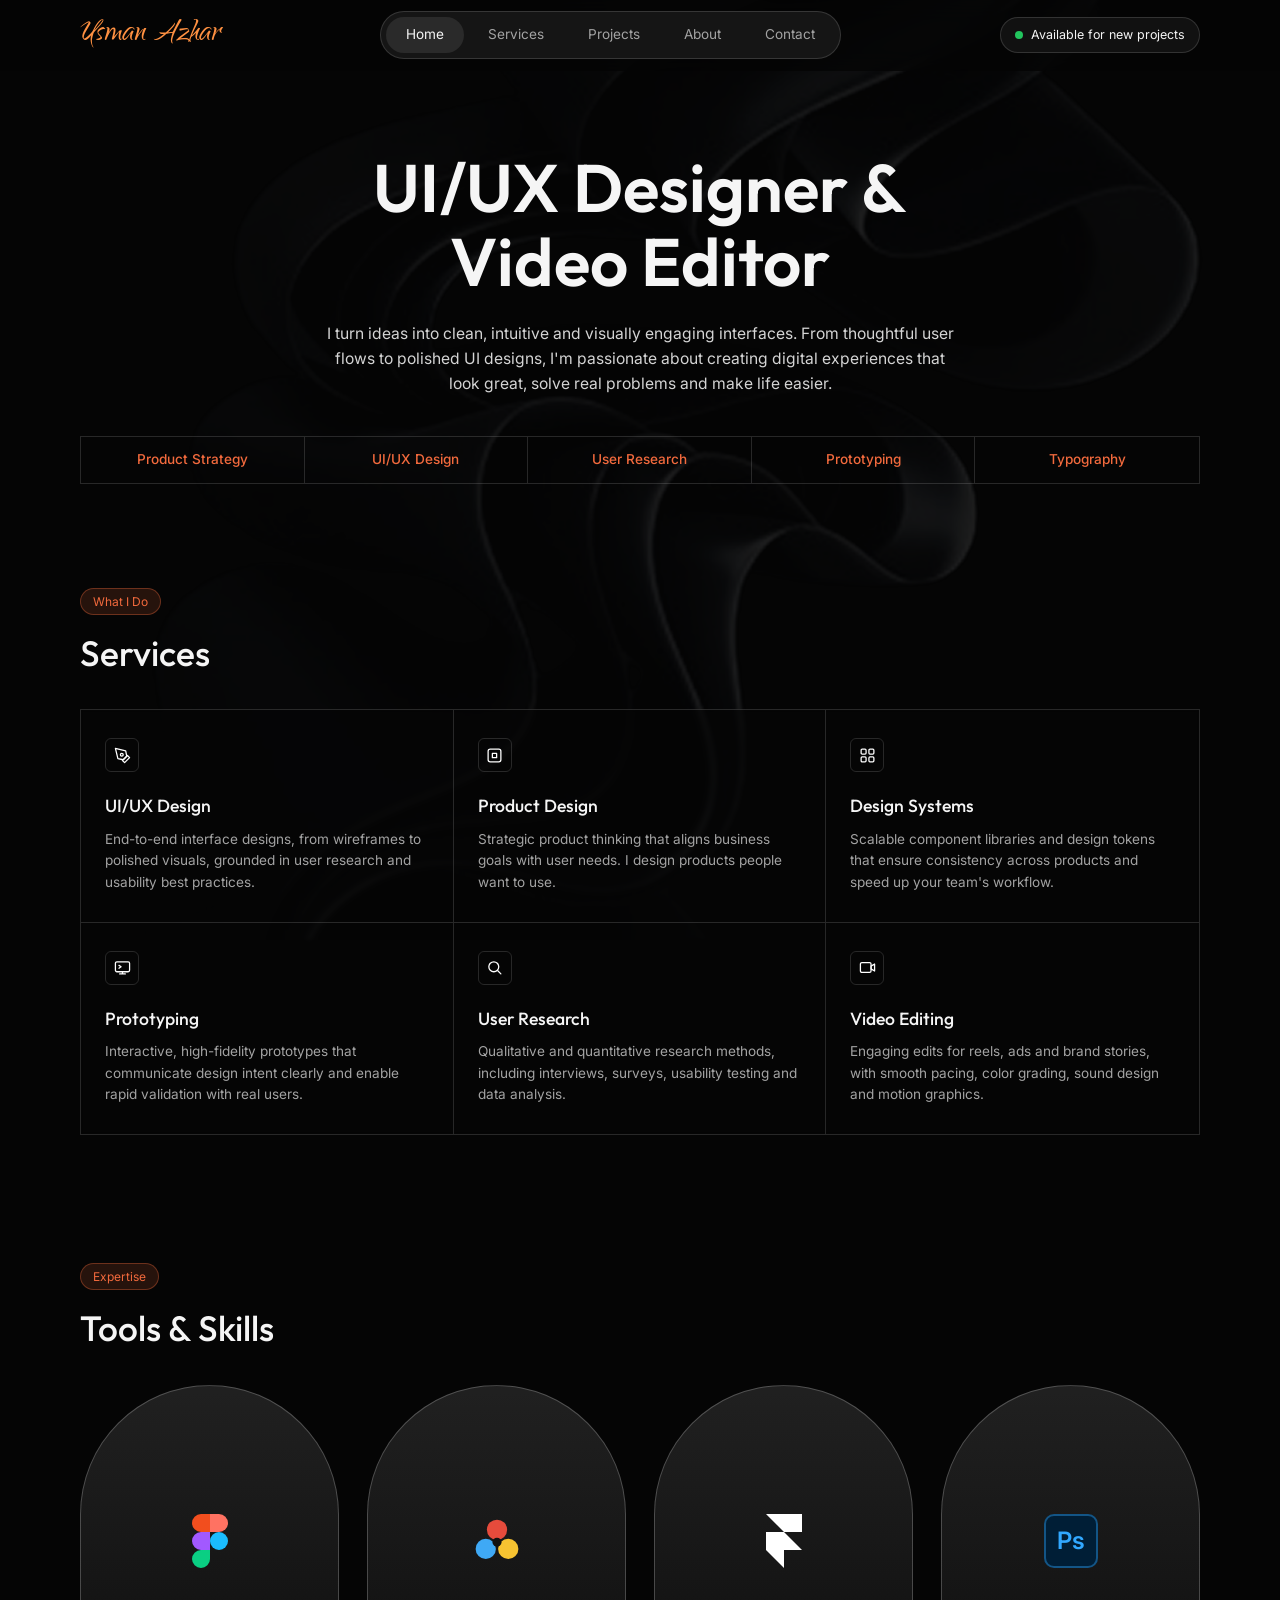
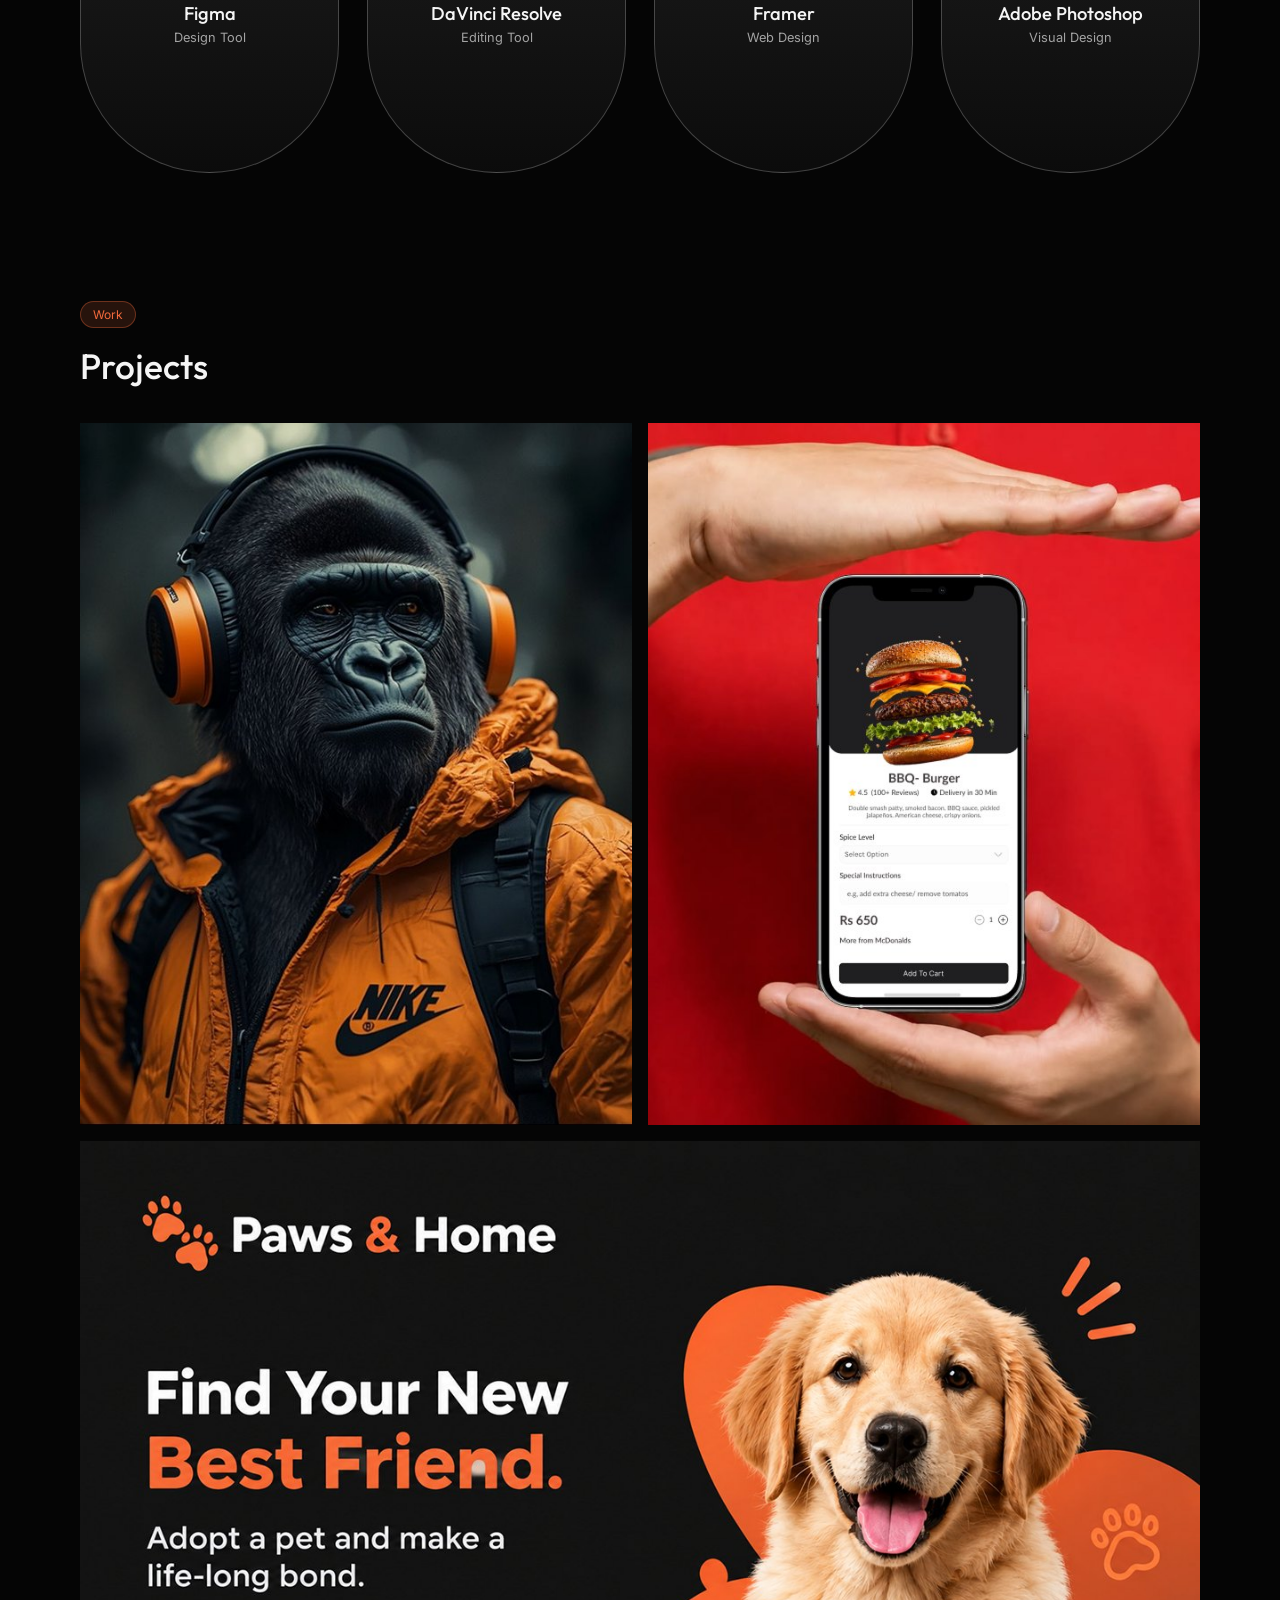
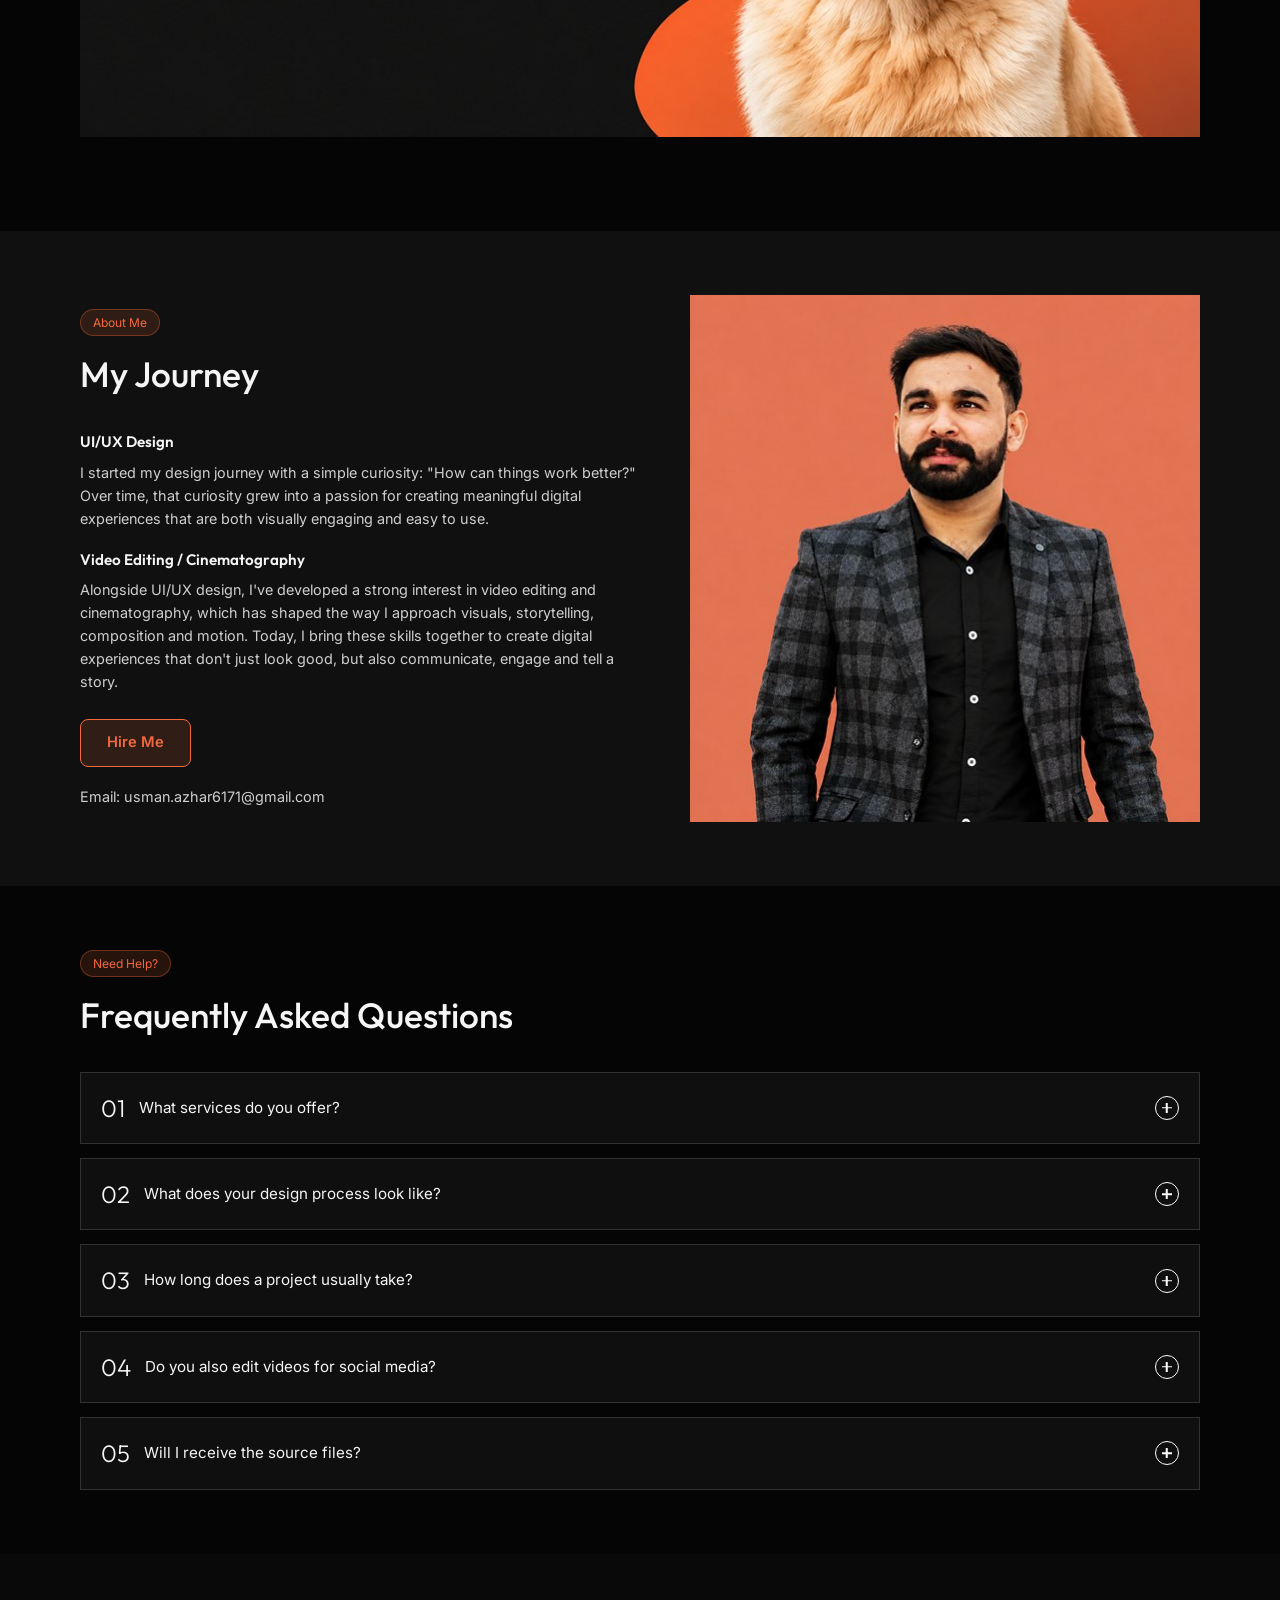
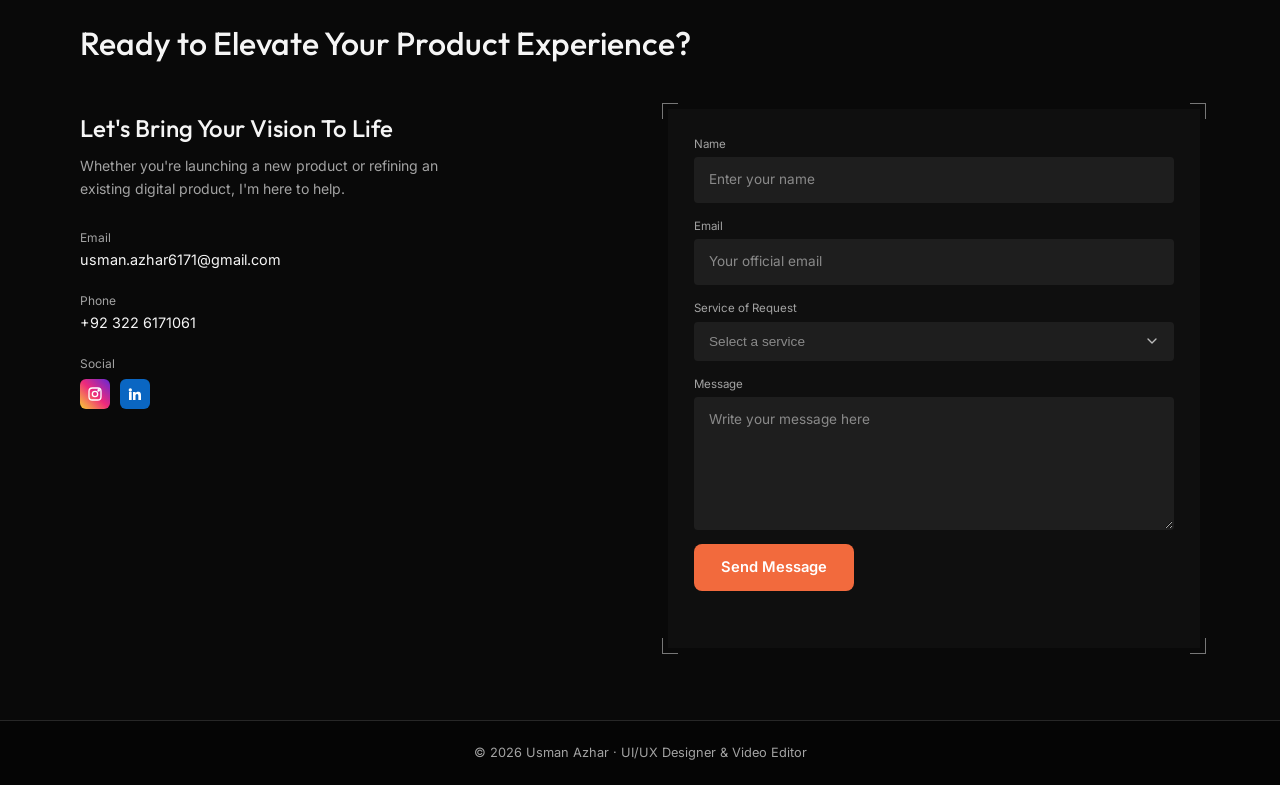
<file: index.html>
<!DOCTYPE html>
<html lang="en">
<head>
  <meta charset="UTF-8" />
  <meta name="viewport" content="width=device-width, initial-scale=1.0" />
  <title>Usman Azhar | UI/UX Designer &amp; Video Editor</title>
  <meta name="description" content="Usman Azhar is a UI/UX designer and video editor creating clean, intuitive and visually engaging digital experiences." />
  <link rel="preconnect" href="https://fonts.googleapis.com" />
  <link rel="preconnect" href="https://fonts.gstatic.com" crossorigin />
  <link href="https://fonts.googleapis.com/css2?family=Outfit:wght@300;400;500;600;700&family=Inter:wght@400;500;600&display=swap" rel="stylesheet" />
  <link rel="stylesheet" href="style.css" />
</head>
<body>
  <!-- ============ NAVBAR ============ -->
  <header class="nav" id="home">
    <div class="container nav__inner">
      <a href="#home" class="logo">Usman Azhar</a>

      <nav class="nav__pill" id="navLinks" aria-label="Main navigation">
        <a href="#home" class="active">Home</a>
        <a href="#services">Services</a>
        <a href="#projects">Projects</a>
        <a href="#about">About</a>
        <a href="#contact">Contact</a>
      </nav>

      <a href="#contact" class="badge">
        <span class="badge__dot"></span>
        Available for new projects
      </a>

      <button class="nav__toggle" id="navToggle" aria-label="Open menu" aria-expanded="false">
        <span></span><span></span><span></span>
      </button>
    </div>
  </header>

  <main>
    <!-- wavy background behind hero + services -->
    <div class="wave-bg" aria-hidden="true"></div>

    <!-- ============ HERO ============ -->
    <section class="hero container">
      <h1 class="hero__title reveal">UI/UX Designer &amp;<br />Video Editor</h1>
      <p class="hero__desc reveal">
        I turn ideas into clean, intuitive and visually engaging interfaces. From thoughtful
        user flows to polished UI designs, I'm passionate about creating digital experiences
        that look great, solve real problems and make life easier.
      </p>

      <ul class="skill-tags reveal">
        <li>Product Strategy</li>
        <li>UI/UX Design</li>
        <li>User Research</li>
        <li>Prototyping</li>
        <li>Typography</li>
      </ul>
    </section>

    <!-- ============ SERVICES ============ -->
    <section class="section container" id="services">
      <span class="eyebrow reveal">What I Do</span>
      <h2 class="section__title reveal">Services</h2>

      <div class="services-grid reveal">
        <article class="service">
          <div class="service__icon"><svg viewBox="0 0 24 24"><path d="M12 19l7-7 3 3-7 7-3-3z"/><path d="M18 13l-1.5-7.5L2 2l3.5 14.5L13 18l5-5z"/><circle cx="11" cy="11" r="2"/></svg></div>
          <h3>UI/UX Design</h3>
          <p>End-to-end interface designs, from wireframes to polished visuals, grounded in user research and usability best practices.</p>
        </article>
        <article class="service">
          <div class="service__icon"><svg viewBox="0 0 24 24"><rect x="3" y="3" width="18" height="18" rx="3"/><path d="M9 9h6v6H9z"/></svg></div>
          <h3>Product Design</h3>
          <p>Strategic product thinking that aligns business goals with user needs. I design products people want to use.</p>
        </article>
        <article class="service">
          <div class="service__icon"><svg viewBox="0 0 24 24"><rect x="3" y="3" width="7" height="7" rx="1.5"/><rect x="14" y="3" width="7" height="7" rx="1.5"/><rect x="3" y="14" width="7" height="7" rx="1.5"/><rect x="14" y="14" width="7" height="7" rx="1.5"/></svg></div>
          <h3>Design Systems</h3>
          <p>Scalable component libraries and design tokens that ensure consistency across products and speed up your team's workflow.</p>
        </article>
        <article class="service">
          <div class="service__icon"><svg viewBox="0 0 24 24"><rect x="2" y="4" width="20" height="14" rx="2"/><path d="M8 21h8M12 18v3"/><path d="M7 9l3 2-3 2"/></svg></div>
          <h3>Prototyping</h3>
          <p>Interactive, high-fidelity prototypes that communicate design intent clearly and enable rapid validation with real users.</p>
        </article>
        <article class="service">
          <div class="service__icon"><svg viewBox="0 0 24 24"><circle cx="11" cy="11" r="7"/><path d="M21 21l-4.35-4.35"/></svg></div>
          <h3>User Research</h3>
          <p>Qualitative and quantitative research methods, including interviews, surveys, usability testing and data analysis.</p>
        </article>
        <article class="service">
          <div class="service__icon"><svg viewBox="0 0 24 24"><rect x="2" y="5" width="15" height="14" rx="2"/><path d="M17 10l5-3v10l-5-3z"/></svg></div>
          <h3>Video Editing</h3>
          <p>Engaging edits for reels, ads and brand stories, with smooth pacing, color grading, sound design and motion graphics.</p>
        </article>
      </div>
    </section>

    <!-- ============ TOOLS ============ -->
    <section class="section container" id="tools">
      <span class="eyebrow reveal">Expertise</span>
      <h2 class="section__title reveal">Tools &amp; Skills</h2>

      <div class="tools-grid">
        <article class="tool reveal">
          <div class="tool__icon">
            <svg viewBox="0 0 38 57"><path fill="#1abcfe" d="M19 28.5a9.5 9.5 0 1 1 19 0 9.5 9.5 0 0 1-19 0z"/><path fill="#0acf83" d="M0 47.5A9.5 9.5 0 0 1 9.5 38H19v9.5a9.5 9.5 0 1 1-19 0z"/><path fill="#ff7262" d="M19 0v19h9.5a9.5 9.5 0 1 0 0-19H19z"/><path fill="#f24e1e" d="M0 9.5A9.5 9.5 0 0 0 9.5 19H19V0H9.5A9.5 9.5 0 0 0 0 9.5z"/><path fill="#a259ff" d="M0 28.5A9.5 9.5 0 0 0 9.5 38H19V19H9.5A9.5 9.5 0 0 0 0 28.5z"/></svg>
          </div>
          <h3>Figma</h3>
          <p>Design Tool</p>
        </article>
        <article class="tool reveal">
          <div class="tool__icon">
            <!-- DaVinci Resolve style mark -->
            <svg viewBox="0 0 48 48"><circle cx="24" cy="14" r="9" fill="#e64b3c"/><circle cx="14" cy="31" r="9" fill="#3fa9f5"/><circle cx="34" cy="31" r="9" fill="#f7c331"/><circle cx="24" cy="25" r="4" fill="#111"/></svg>
          </div>
          <h3>DaVinci Resolve</h3>
          <p>Editing Tool</p>
        </article>
        <article class="tool reveal">
          <div class="tool__icon">
            <svg viewBox="0 0 24 36"><path fill="#fff" d="M0 0h24v12H12zM0 12h12l12 12H0zM0 24h12v12z"/></svg>
          </div>
          <h3>Framer</h3>
          <p>Web Design</p>
        </article>
        <article class="tool reveal">
          <div class="tool__icon">
            <span class="tool__ps">Ps</span>
          </div>
          <h3>Adobe Photoshop</h3>
          <p>Visual Design</p>
        </article>
      </div>
    </section>

    <!-- ============ PROJECTS ============ -->
    <section class="section container" id="projects">
      <span class="eyebrow reveal">Work</span>
      <h2 class="section__title reveal">Projects</h2>

      <div class="projects-grid">
        <a href="artify.html" class="project reveal">
          <img src="assets/gorilla.jpg" alt="Artify AI: an AI-generated image of a gorilla wearing orange headphones and a jacket" />
          <div class="project__overlay">
            <span class="project__tag">Web App</span>
            <h3>Artify AI</h3>
          </div>
        </a>
        <a href="biterush.html" class="project reveal">
          <img src="assets/burger.jpg" alt="Bite Rush food app showing a BBQ burger screen on a phone" />
          <div class="project__overlay">
            <span class="project__tag">Mobile App</span>
            <h3>Bite Rush</h3>
          </div>
        </a>
        <a href="pawshome.html" class="project project--wide reveal">
          <img src="assets/pawshome.jpg" alt="Paws &amp; Home pet adoption app banner: Find your new best friend" />
          <div class="project__overlay">
            <span class="project__tag">Mobile App</span>
            <h3>Paws &amp; Home</h3>
          </div>
        </a>
      </div>
    </section>

    <!-- ============ ABOUT ============ -->
    <section class="about" id="about">
      <div class="container about__grid">
        <div class="about__text reveal">
          <span class="eyebrow">About Me</span>
          <h2 class="section__title">My Journey</h2>

          <h3>UI/UX Design</h3>
          <p>I started my design journey with a simple curiosity: "How can things work better?" Over time, that curiosity grew into a passion for creating meaningful digital experiences that are both visually engaging and easy to use.</p>

          <h3>Video Editing / Cinematography</h3>
          <p>Alongside UI/UX design, I've developed a strong interest in video editing and cinematography, which has shaped the way I approach visuals, storytelling, composition and motion. Today, I bring these skills together to create digital experiences that don't just look good, but also communicate, engage and tell a story.</p>

          <a href="#contact" class="btn btn--outline">Hire Me</a>
          <p class="about__email">Email: <a href="mailto:usman.azhar6171@gmail.com">usman.azhar6171@gmail.com</a></p>
        </div>

        <div class="about__photo reveal">
          <img src="assets/usman.jpg" alt="Portrait of Usman Azhar" />
        </div>
      </div>
    </section>

    <!-- ============ FAQ ============ -->
    <section class="section container" id="faqs">
      <span class="eyebrow reveal">Need Help?</span>
      <h2 class="section__title reveal">Frequently Asked Questions</h2>

      <div class="faq-list">
        <div class="faq reveal">
          <button class="faq__q" aria-expanded="false"><span class="faq__num">01</span><span class="faq__text">What services do you offer?</span><span class="faq__icon" aria-hidden="true"></span></button>
          <div class="faq__a"><p>I offer UI/UX design, product design, design systems, prototyping, user research and video editing for brands, startups and creators.</p></div>
        </div>
        <div class="faq reveal">
          <button class="faq__q" aria-expanded="false"><span class="faq__num">02</span><span class="faq__text">What does your design process look like?</span><span class="faq__icon" aria-hidden="true"></span></button>
          <div class="faq__a"><p>I start by understanding your users and goals, then move through wireframes, visual design and interactive prototypes, testing and refining at each step.</p></div>
        </div>
        <div class="faq reveal">
          <button class="faq__q" aria-expanded="false"><span class="faq__num">03</span><span class="faq__text">How long does a project usually take?</span><span class="faq__icon" aria-hidden="true"></span></button>
          <div class="faq__a"><p>It depends on the scope. A landing page may take about a week, while a full app design or video series can take several weeks. I share a clear timeline before we start.</p></div>
        </div>
        <div class="faq reveal">
          <button class="faq__q" aria-expanded="false"><span class="faq__num">04</span><span class="faq__text">Do you also edit videos for social media?</span><span class="faq__icon" aria-hidden="true"></span></button>
          <div class="faq__a"><p>Yes. I edit reels, short-form content, ads and brand videos, including color grading, captions, sound design and motion graphics.</p></div>
        </div>
        <div class="faq reveal">
          <button class="faq__q" aria-expanded="false"><span class="faq__num">05</span><span class="faq__text">Will I receive the source files?</span><span class="faq__icon" aria-hidden="true"></span></button>
          <div class="faq__a"><p>Yes. You'll get organized Figma files for design work and full-quality exports for video, plus developer-ready assets when needed.</p></div>
        </div>
      </div>
    </section>

    <!-- ============ CONTACT ============ -->
    <section class="contact" id="contact">
      <div class="container">
        <h2 class="contact__heading reveal">Ready to Elevate Your Product Experience?</h2>

        <div class="contact__grid">
          <div class="contact__info reveal">
            <h3>Let's Bring Your Vision To Life</h3>
            <p class="contact__lead">Whether you're launching a new product or refining an existing digital product, I'm here to help.</p>

            <dl class="contact__details">
              <div><dt>Email</dt><dd><a href="mailto:usman.azhar6171@gmail.com">usman.azhar6171@gmail.com</a></dd></div>
              <div><dt>Phone</dt><dd><a href="tel:+923226171061">+92 322 6171061</a></dd></div>
              <div>
                <dt>Social</dt>
                <dd class="socials">
                  <a href="https://www.instagram.com/samography1/" target="_blank" rel="noopener" aria-label="Instagram" class="social social--ig"><svg viewBox="0 0 24 24"><rect x="3" y="3" width="18" height="18" rx="5"/><circle cx="12" cy="12" r="4"/><circle cx="17.5" cy="6.5" r="1" fill="currentColor"/></svg></a>
                  <a href="https://www.linkedin.com/in/usman-azhar-40101b409" target="_blank" rel="noopener" aria-label="LinkedIn" class="social social--in"><svg viewBox="0 0 24 24"><path fill="currentColor" stroke="none" d="M4.98 3.5a2.5 2.5 0 1 1 0 5 2.5 2.5 0 0 1 0-5zM3 9h4v12H3zM9 9h3.8v1.7h.05c.53-1 1.83-2.05 3.77-2.05C20.6 8.65 21 11.2 21 14.5V21h-4v-5.8c0-1.4 0-3.2-1.95-3.2s-2.25 1.5-2.25 3.1V21H9z"/></svg></a>
                </dd>
              </div>
            </dl>
          </div>

          <form class="contact__form reveal" id="contactForm" data-email="usman.azhar6171@gmail.com" novalidate>
            <span class="corner corner--tl"></span><span class="corner corner--tr"></span>
            <span class="corner corner--bl"></span><span class="corner corner--br"></span>

            <label>Name<input type="text" name="name" placeholder="Enter your name" required /></label>
            <label>Email<input type="email" name="email" placeholder="Your official email" required /></label>
            <label>Service of Request
              <span class="select-wrap">
                <select name="service" required>
                  <option value="" disabled selected>Select a service</option>
                  <option>UI/UX Design</option>
                  <option>Product Design</option>
                  <option>Design Systems</option>
                  <option>Prototyping</option>
                  <option>User Research</option>
                  <option>Video Editing</option>
                </select>
                <svg class="select-wrap__icon" viewBox="0 0 24 24" aria-hidden="true"><path d="M6 9l6 6 6-6"/></svg>
              </span>
            </label>
            <label>Message<textarea name="message" rows="5" placeholder="Write your message here" required></textarea></label>
            <input type="text" name="company" class="honeypot" tabindex="-1" autocomplete="off" />
            <button type="submit" class="btn btn--primary">Send Message</button>
            <p class="form-status" id="formStatus" role="status"></p>
          </form>
        </div>
      </div>
    </section>
  </main>

  <footer class="footer">
    <div class="container">© <span id="year"></span> Usman Azhar · UI/UX Designer &amp; Video Editor</div>
  </footer>

  <script src="script.js"></script>
</body>
</html>
</file>
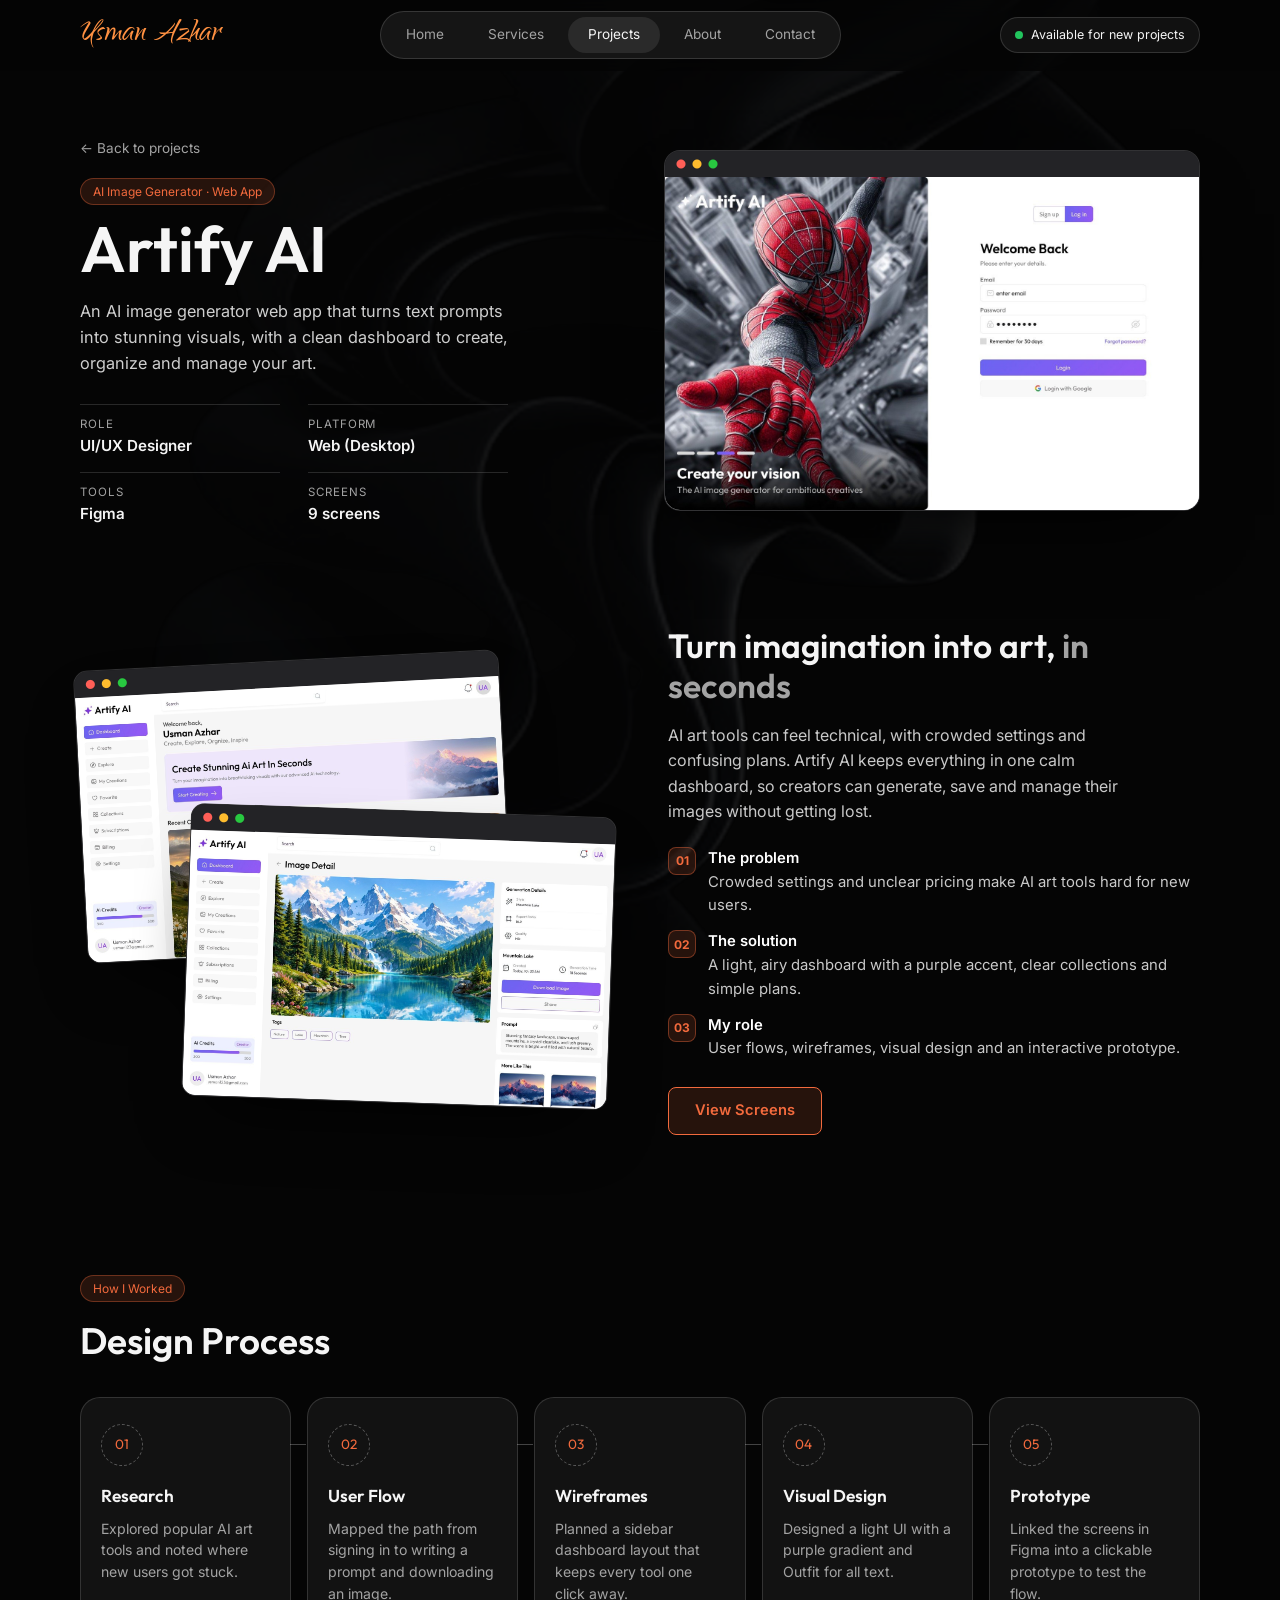
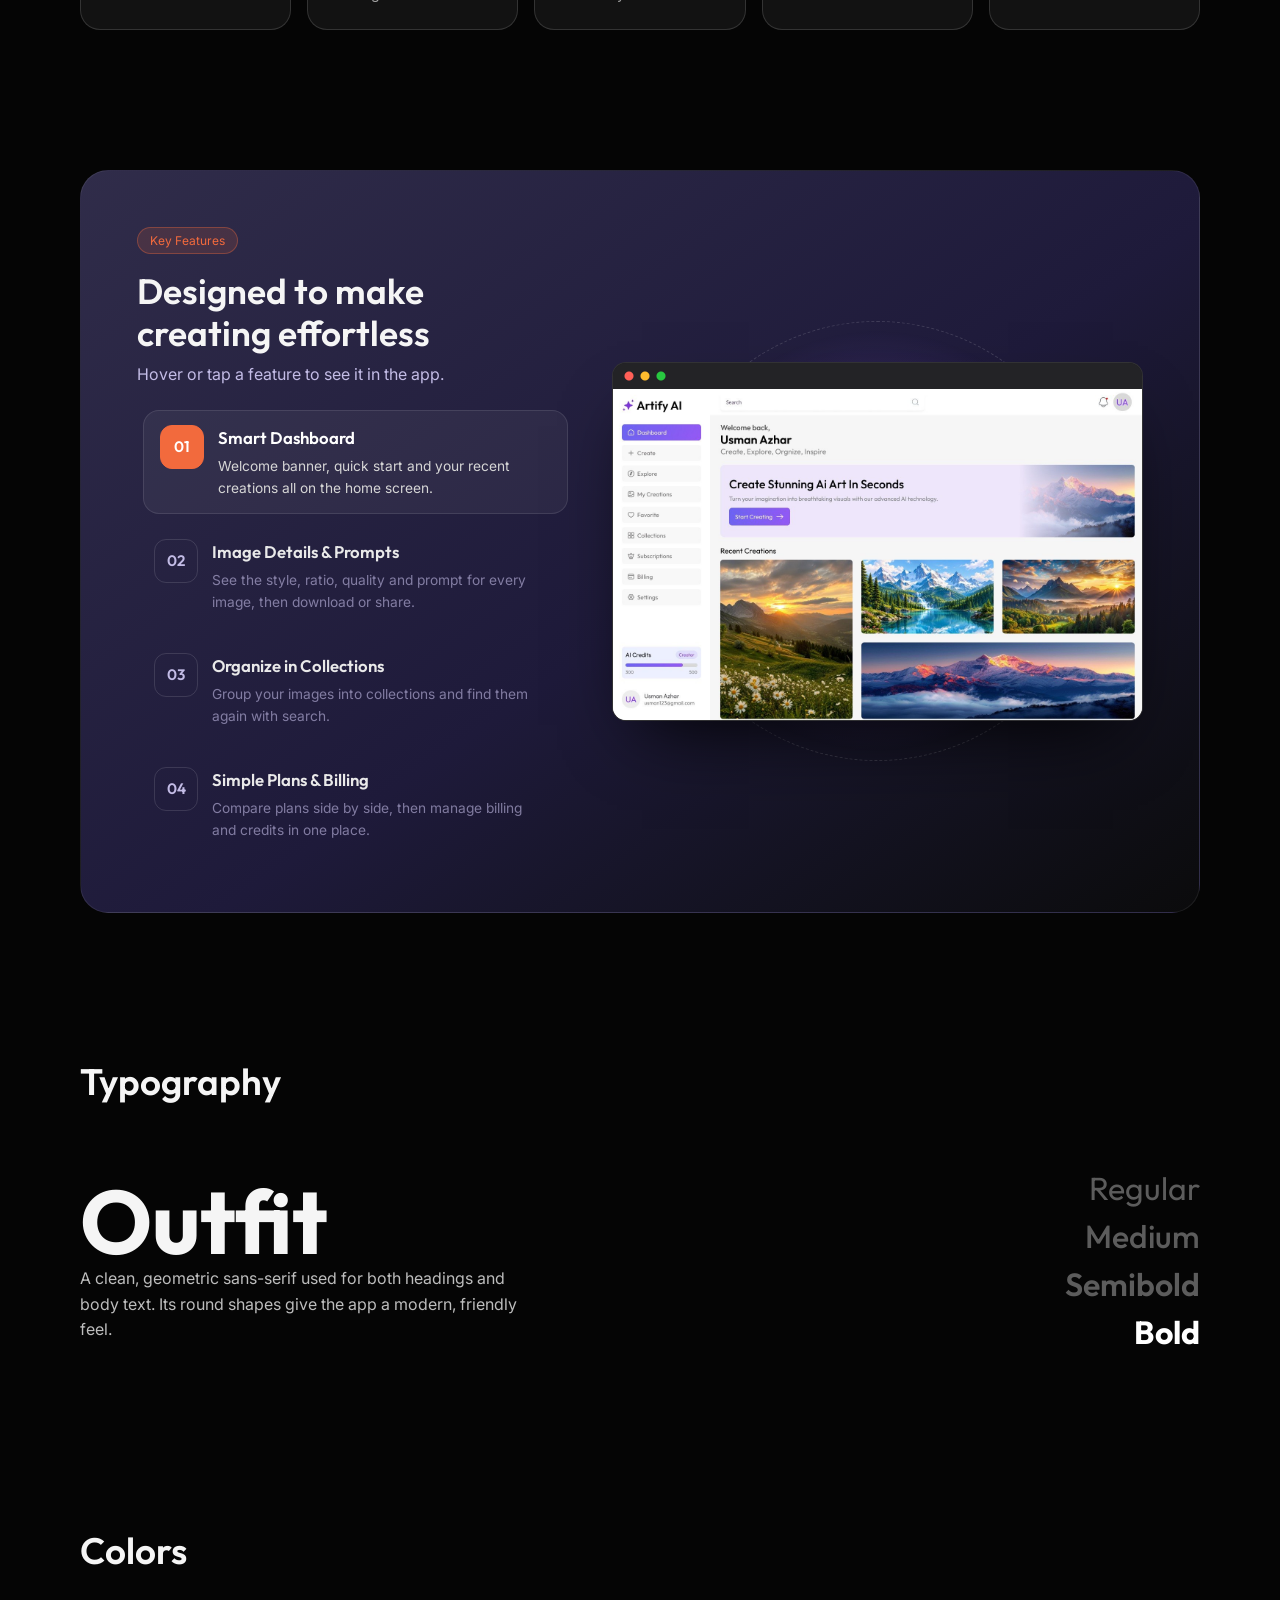
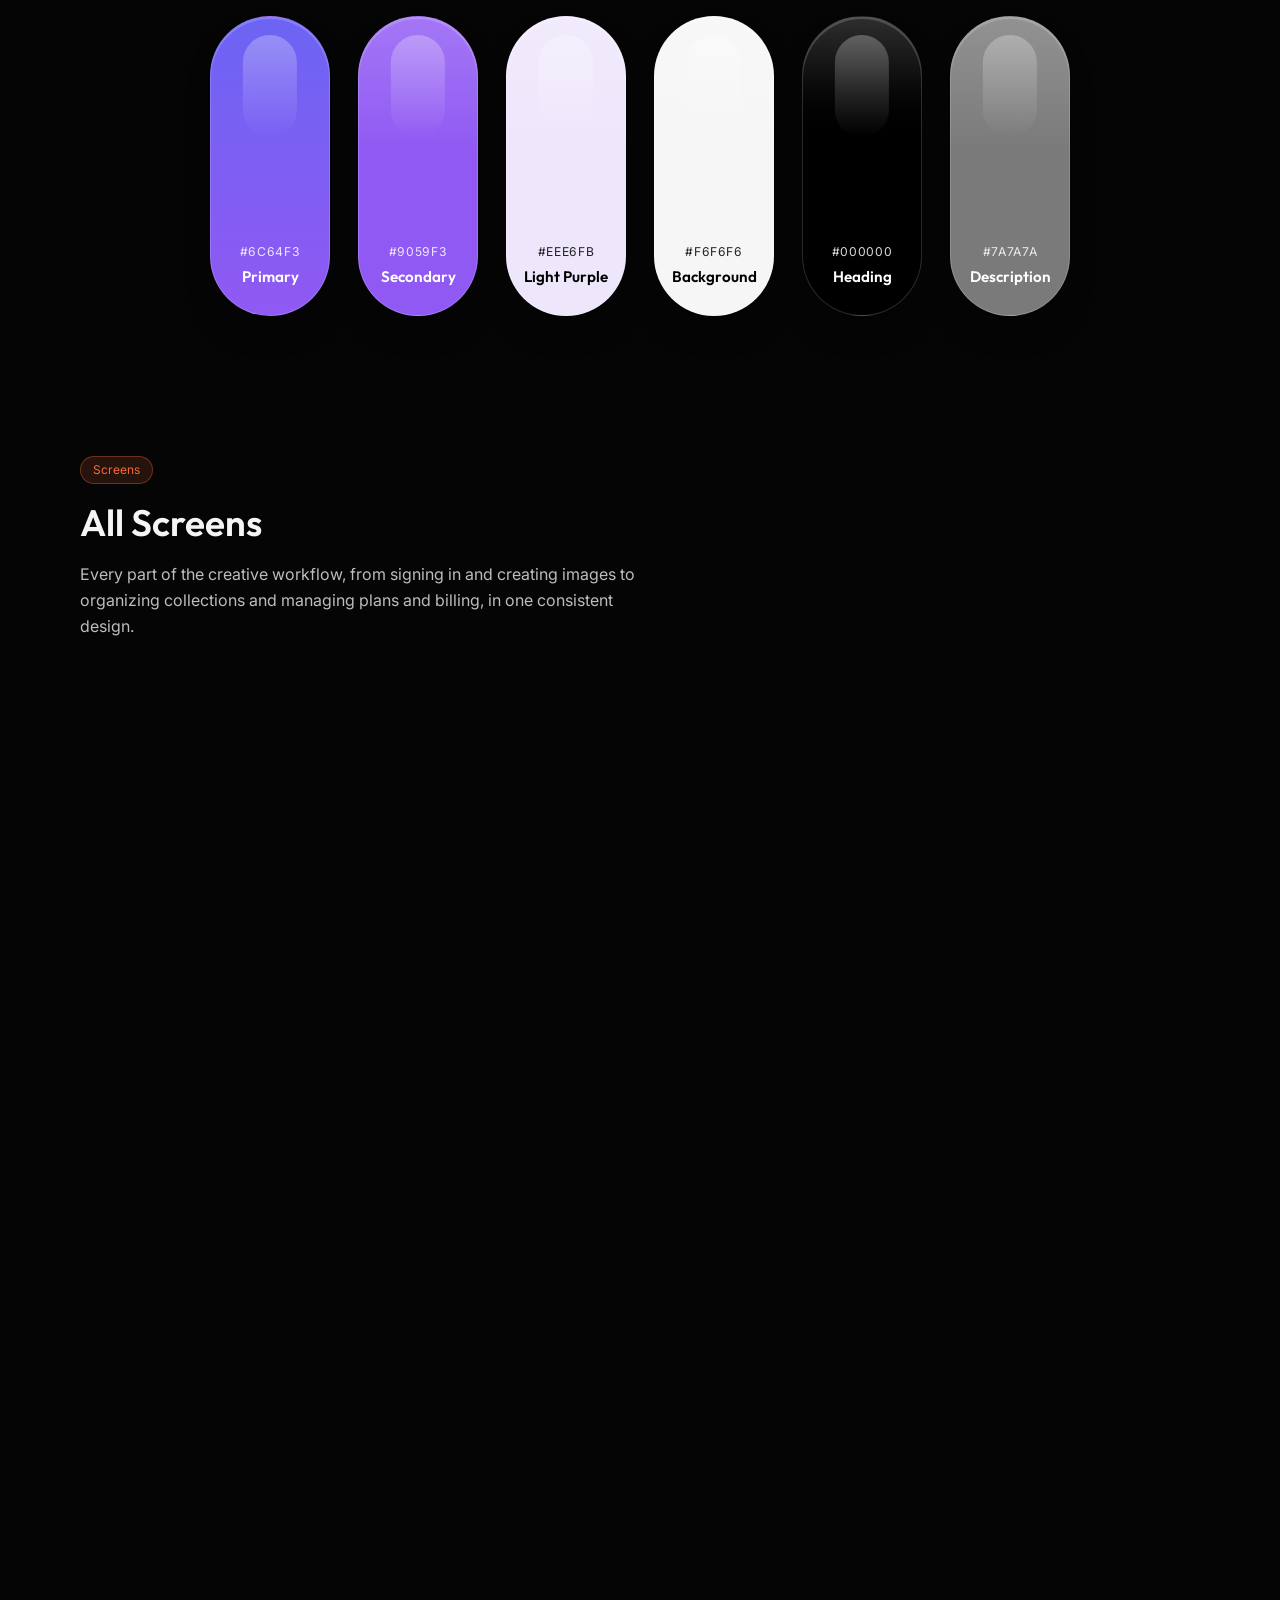
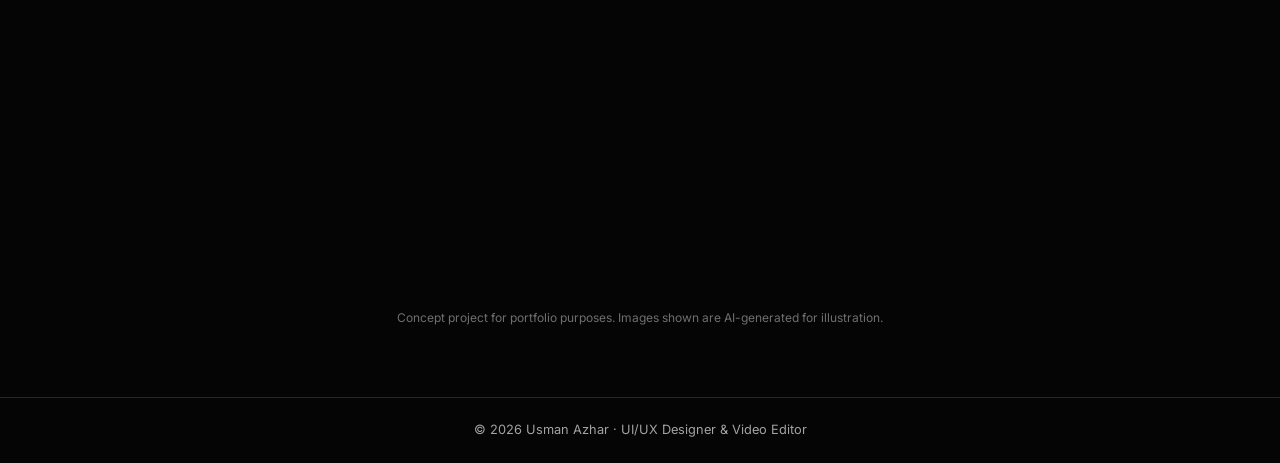
<file: artify.html>
<!DOCTYPE html>
<html lang="en">
<head>
  <meta charset="UTF-8" />
  <meta name="viewport" content="width=device-width, initial-scale=1.0" />
  <title>Artify AI | Usman Azhar</title>
  <meta name="description" content="Artify AI case study by Usman Azhar: an AI image generator web app to create, organize and manage AI art." />
  <link rel="preconnect" href="https://fonts.googleapis.com" />
  <link rel="preconnect" href="https://fonts.gstatic.com" crossorigin />
  <link href="https://fonts.googleapis.com/css2?family=Outfit:wght@300;400;500;600;700&family=Inter:wght@400;500;600;700&display=swap" rel="stylesheet" />
  <link rel="stylesheet" href="style.css" />
  <link rel="stylesheet" href="case.css" />
</head>
<body class="cs cs--artify">
  <!-- ============ NAVBAR ============ -->
  <header class="nav">
    <div class="container nav__inner">
      <a href="index.html" class="logo">Usman Azhar</a>
      <nav class="nav__pill" id="navLinks" aria-label="Main navigation">
        <a href="index.html">Home</a>
        <a href="index.html#services">Services</a>
        <a href="index.html#projects" class="active">Projects</a>
        <a href="index.html#about">About</a>
        <a href="index.html#contact">Contact</a>
      </nav>
      <a href="index.html#contact" class="badge"><span class="badge__dot"></span>Available for new projects</a>
      <button class="nav__toggle" id="navToggle" aria-label="Open menu" aria-expanded="false"><span></span><span></span><span></span></button>
    </div>
  </header>

  <main>
    <div class="wave-bg" aria-hidden="true"></div>

    <!-- ============ HERO ============ -->
    <section class="container">
      <div class="cs-hero">
        <div>
          <a href="index.html#projects" class="cs-back reveal">&larr; Back to projects</a>
          <span class="eyebrow reveal">AI Image Generator · Web App</span>
          <h1 class="reveal">Artify AI</h1>
          <p class="reveal">An AI image generator web app that turns text prompts into stunning visuals, with a clean dashboard to create, organize and manage your art.</p>
          <dl class="cs-meta reveal">
            <div><dt>Role</dt><dd>UI/UX Designer</dd></div>
            <div><dt>Platform</dt><dd>Web (Desktop)</dd></div>
            <div><dt>Tools</dt><dd>Figma</dd></div>
            <div><dt>Screens</dt><dd>9 screens</dd></div>
          </dl>
        </div>
        <div class="cs-hero__img br reveal"><img src="assets/artify/login.jpg" alt="Artify AI login screen" /></div>
      </div>
    </section>

    <!-- ============ ABOUT ============ -->
    <section class="cs-section container">
      <div class="cs-info">
        <div class="cs-info__browsers reveal" aria-hidden="true">
          <div class="br"><img src="assets/artify/dashboard.jpg" alt="" /></div>
          <div class="br"><img src="assets/artify/image-detail.jpg" alt="" /></div>
        </div>
        <div class="reveal">
          <h2>Turn imagination into art, <span>in seconds</span></h2>
          <p>AI art tools can feel technical, with crowded settings and confusing plans. Artify AI keeps everything in one calm dashboard, so creators can generate, save and manage their images without getting lost.</p>
          <ul class="cs-info__list">
            <li><i>01</i><div><b>The problem</b>Crowded settings and unclear pricing make AI art tools hard for new users.</div></li>
            <li><i>02</i><div><b>The solution</b>A light, airy dashboard with a purple accent, clear collections and simple plans.</div></li>
            <li><i>03</i><div><b>My role</b>User flows, wireframes, visual design and an interactive prototype.</div></li>
          </ul>
          <a href="#screens" class="btn btn--outline">View Screens</a>
        </div>
      </div>
    </section>

    <!-- ============ DESIGN PROCESS ============ -->
    <section class="cs-section container">
      <span class="eyebrow reveal">How I Worked</span>
      <h2 class="cs-h2 reveal">Design Process</h2>
      <ol class="cs-process">
        <li class="reveal"><span class="cs-process__num">01</span><h3>Research</h3><p>Explored popular AI art tools and noted where new users got stuck.</p></li>
        <li class="reveal"><span class="cs-process__num">02</span><h3>User Flow</h3><p>Mapped the path from signing in to writing a prompt and downloading an image.</p></li>
        <li class="reveal"><span class="cs-process__num">03</span><h3>Wireframes</h3><p>Planned a sidebar dashboard layout that keeps every tool one click away.</p></li>
        <li class="reveal"><span class="cs-process__num">04</span><h3>Visual Design</h3><p>Designed a light UI with a purple gradient and Outfit for all text.</p></li>
        <li class="reveal"><span class="cs-process__num">05</span><h3>Prototype</h3><p>Linked the screens in Figma into a clickable prototype to test the flow.</p></li>
      </ol>
    </section>

    <!-- ============ KEY FEATURES ============ -->
    <section class="cs-section container">
      <div class="cs-fx cs-fx--wide reveal">
        <div class="cs-fx__text">
          <span class="eyebrow">Key Features</span>
          <h2>Designed to make creating effortless</h2>
          <p>Hover or tap a feature to see it in the app.</p>
          <ol class="cs-fx__list">
            <li><button class="cs-fx__item is-active" data-img="assets/artify/dashboard.jpg" data-alt="Artify AI dashboard">
              <span class="cs-fx__num">01</span>
              <span><b>Smart Dashboard</b><small>Welcome banner, quick start and your recent creations all on the home screen.</small></span>
            </button></li>
            <li><button class="cs-fx__item" data-img="assets/artify/image-detail.jpg" data-alt="Image detail screen">
              <span class="cs-fx__num">02</span>
              <span><b>Image Details &amp; Prompts</b><small>See the style, ratio, quality and prompt for every image, then download or share.</small></span>
            </button></li>
            <li><button class="cs-fx__item" data-img="assets/artify/collections.jpg" data-alt="Collections screen">
              <span class="cs-fx__num">03</span>
              <span><b>Organize in Collections</b><small>Group your images into collections and find them again with search.</small></span>
            </button></li>
            <li><button class="cs-fx__item" data-img="assets/artify/plans.jpg" data-alt="Choose your plan screen">
              <span class="cs-fx__num">04</span>
              <span><b>Simple Plans &amp; Billing</b><small>Compare plans side by side, then manage billing and credits in one place.</small></span>
            </button></li>
          </ol>
        </div>
        <div class="cs-fx__stage">
          <span class="cs-fx__ring" aria-hidden="true"></span>
          <div class="br cs-fx__browser"><img id="fxImg" src="assets/artify/dashboard.jpg" alt="Artify AI dashboard" /></div>
        </div>
      </div>
    </section>

    <!-- ============ TYPOGRAPHY ============ -->
    <section class="cs-section container">
      <h2 class="cs-h2 reveal">Typography</h2>

      <div class="cs-type reveal">
        <div>
          <div class="cs-type__name" style="font-family: 'Outfit', sans-serif;">Outfit</div>
          <p class="cs-type__desc">A clean, geometric sans-serif used for both headings and body text. Its round shapes give the app a modern, friendly feel.</p>
        </div>
        <ul class="cs-weights" style="font-family: 'Outfit', sans-serif;">
          <li style="font-weight: 400;">Regular</li>
          <li style="font-weight: 500;">Medium</li>
          <li style="font-weight: 600;">Semibold</li>
          <li style="font-weight: 700;">Bold</li>
        </ul>
      </div>
    </section>

    <!-- ============ COLORS ============ -->
    <section class="cs-section container">
      <h2 class="cs-h2 reveal">Colors</h2>
      <div class="cs-caps reveal">
        <button class="cs-cap" style="--c:#6C64F3; --capbg:linear-gradient(180deg, #6C64F3, #9059F3);" data-hex="#6C64F3"><span>#6C64F3</span><b>Primary</b></button>
        <button class="cs-cap" style="--c:#9059F3;" data-hex="#9059F3"><span>#9059F3</span><b>Secondary</b></button>
        <button class="cs-cap" style="--c:#EEE6FB; --t:#000000;" data-hex="#EEE6FB"><span>#EEE6FB</span><b>Light Purple</b></button>
        <button class="cs-cap" style="--c:#F6F6F6; --t:#000000;" data-hex="#F6F6F6"><span>#F6F6F6</span><b>Background</b></button>
        <button class="cs-cap" style="--c:#000000;" data-hex="#000000"><span>#000000</span><b>Heading</b></button>
        <button class="cs-cap" style="--c:#7A7A7A;" data-hex="#7A7A7A"><span>#7A7A7A</span><b>Description</b></button>
      </div>
    </section>

    <!-- ============ SCREENS ============ -->
    <section class="cs-section cs-screens" id="screens">
      <div class="container cs-collage-head reveal">
        <span class="eyebrow">Screens</span>
        <h2>All Screens</h2>
        <p>Every part of the creative workflow, from signing in and creating images to organizing collections and managing plans and billing, in one consistent design.</p>
      </div>
      <div class="cs-iso cs-iso--wide reveal" aria-label="Artify AI app screens">
        <div class="cs-iso__grid">
          <div class="cs-iso__col"><div class="cs-iso__track"><img src="assets/artify/dashboard.jpg" alt="" /><img src="assets/artify/collections.jpg" alt="" /><img src="assets/artify/plans.jpg" alt="" /><img src="assets/artify/login.jpg" alt="" /></div></div>
          <div class="cs-iso__col"><div class="cs-iso__track"><img src="assets/artify/image-detail.jpg" alt="" /><img src="assets/artify/billing.jpg" alt="" /><img src="assets/artify/profile.jpg" alt="" /><img src="assets/artify/dashboard.jpg" alt="" /></div></div>
          <div class="cs-iso__col"><div class="cs-iso__track"><img src="assets/artify/login.jpg" alt="" /><img src="assets/artify/checkout.jpg" alt="" /><img src="assets/artify/settings-billing.jpg" alt="" /><img src="assets/artify/collections.jpg" alt="" /></div></div>
          <div class="cs-iso__col"><div class="cs-iso__track"><img src="assets/artify/collections.jpg" alt="" /><img src="assets/artify/dashboard.jpg" alt="" /><img src="assets/artify/image-detail.jpg" alt="" /><img src="assets/artify/plans.jpg" alt="" /></div></div>
        </div>
      </div>
    </section>

    <!-- ============ THANK YOU ============ -->
    <section class="cs-section container">
      <div class="cs-thanks reveal">
        <h2>Thank You</h2>
        <p>Designing Artify AI showed me how a calm, simple layout can make a powerful tool feel easy to use. Next, I'd add a prompt history and design a mobile version.</p>
        <a href="index.html#contact" class="btn btn--primary">Let's Work Together</a>
      </div>
      <p class="cs-note">Concept project for portfolio purposes. Images shown are AI-generated for illustration.</p>
    </section>
  </main>

  <footer class="footer">
    <div class="container">© <span id="year"></span> Usman Azhar · UI/UX Designer &amp; Video Editor</div>
  </footer>

  <script src="script.js"></script>
  <script src="case.js"></script>
</body>
</html>
</file>
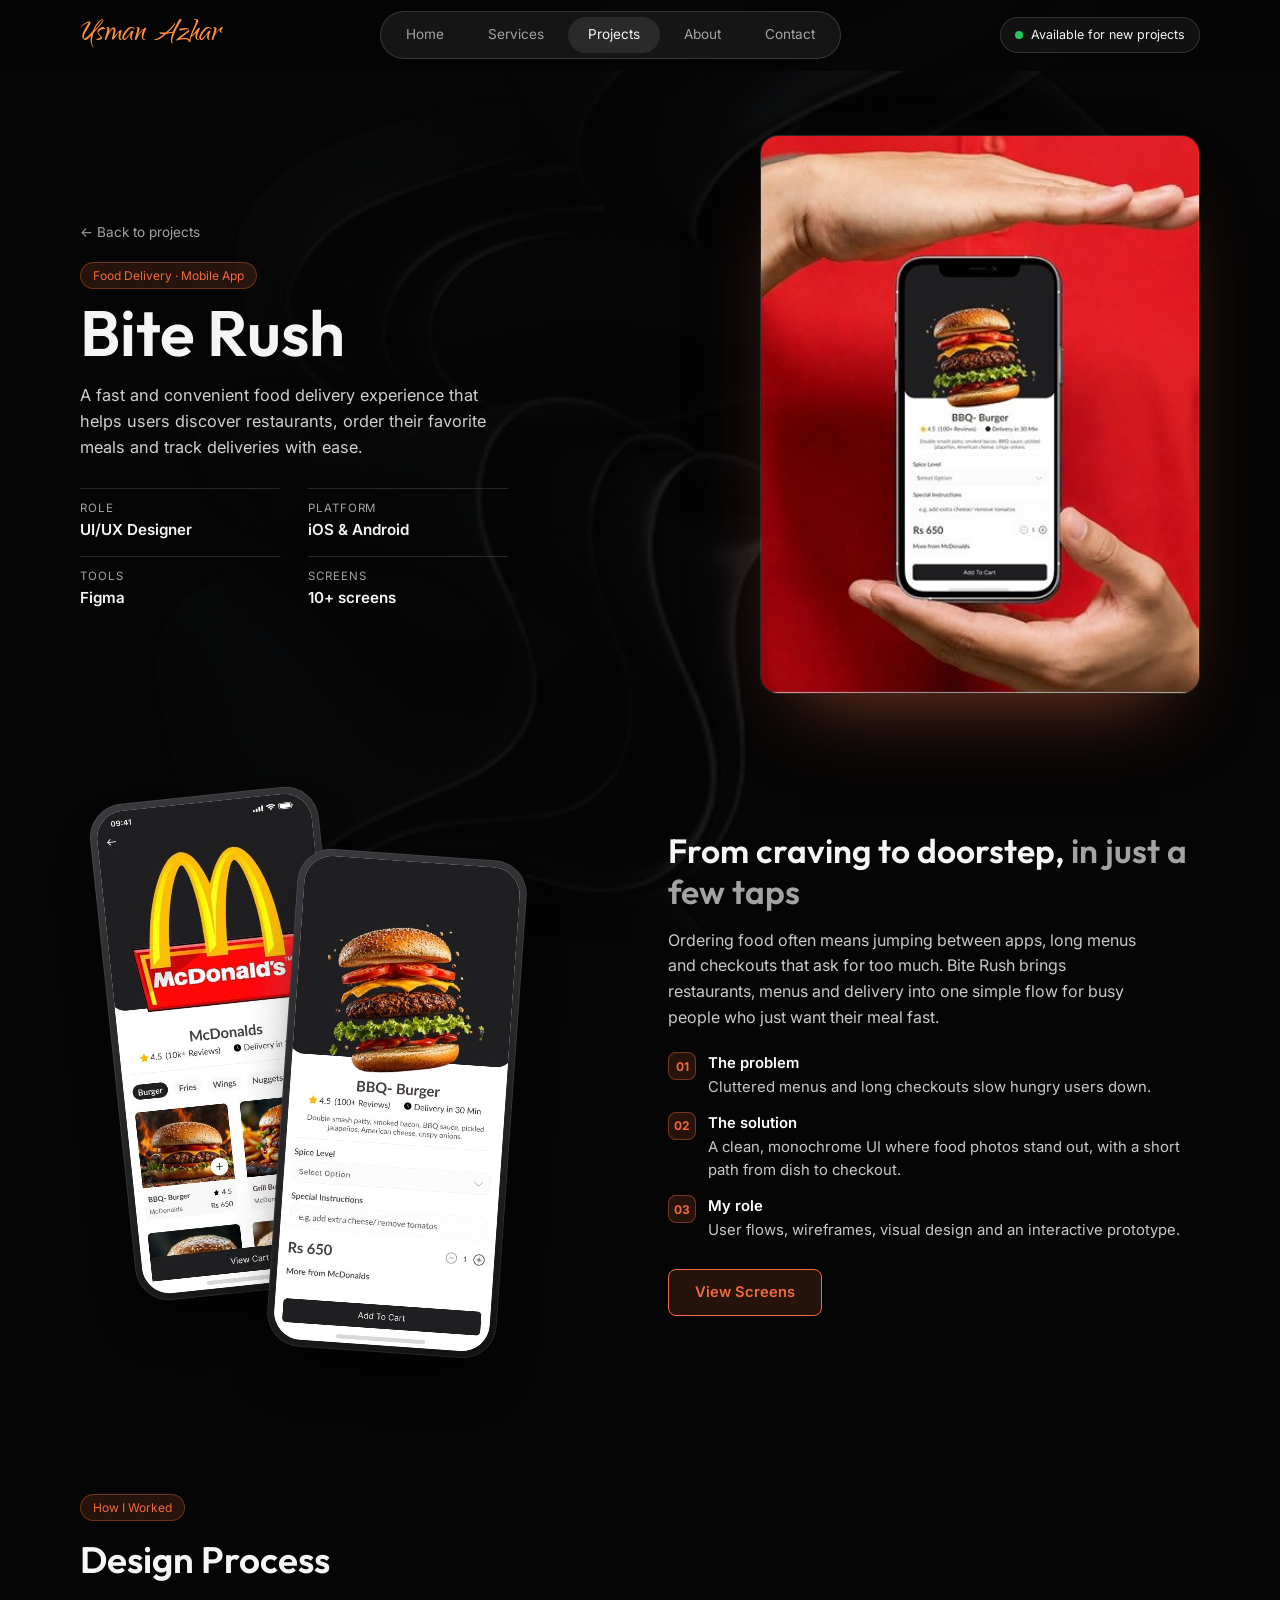
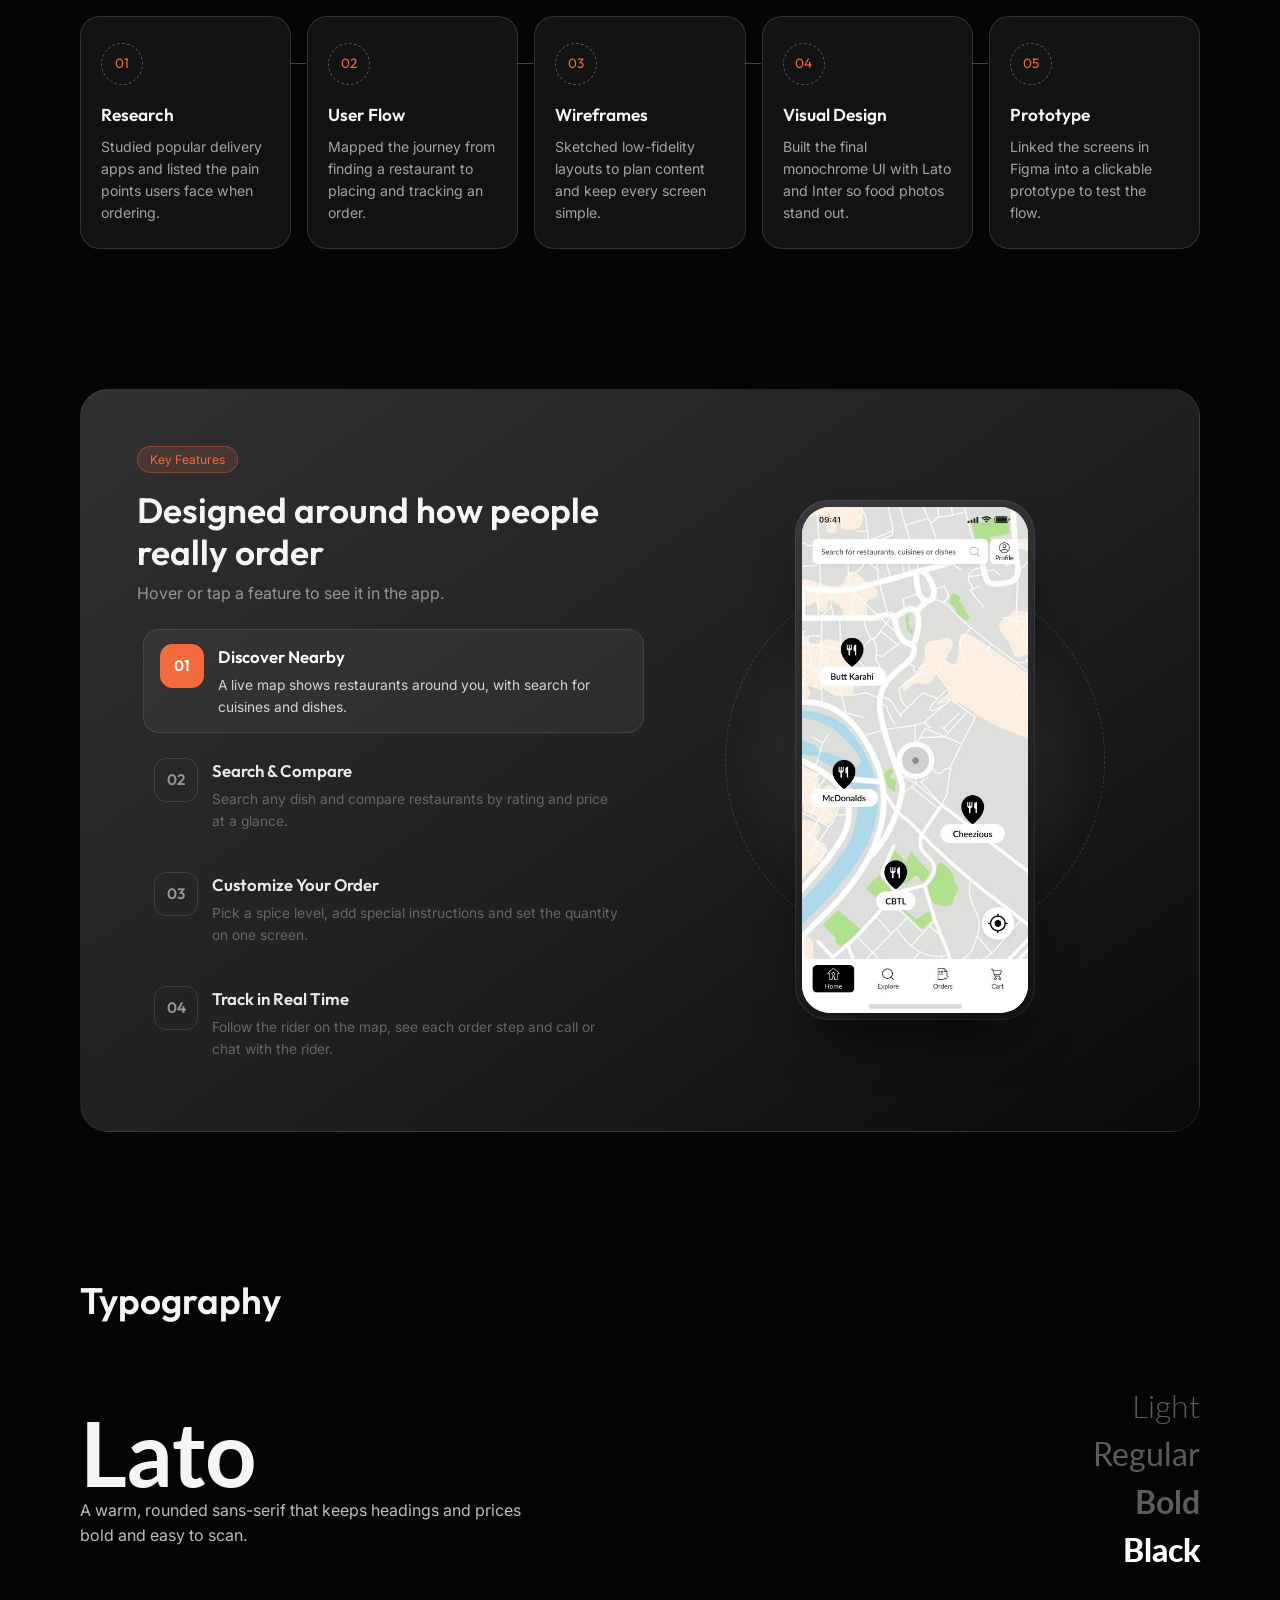
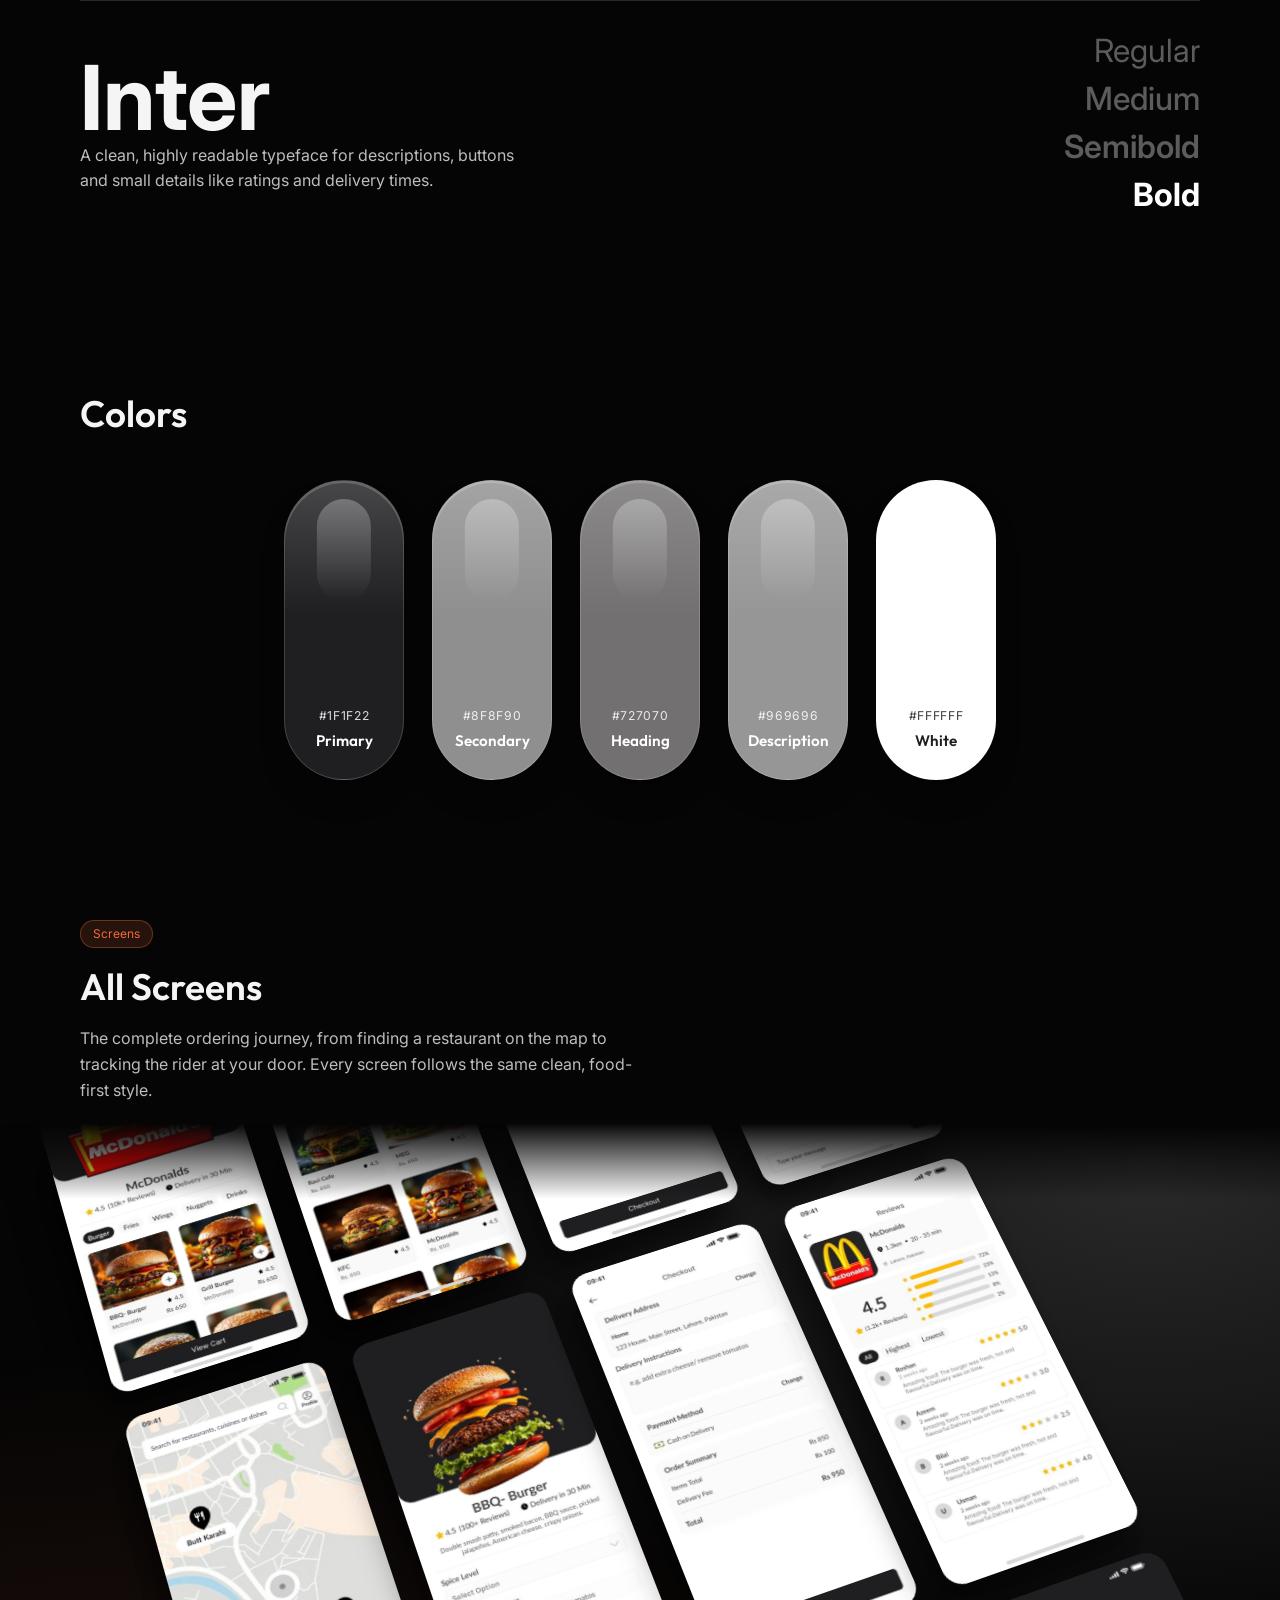
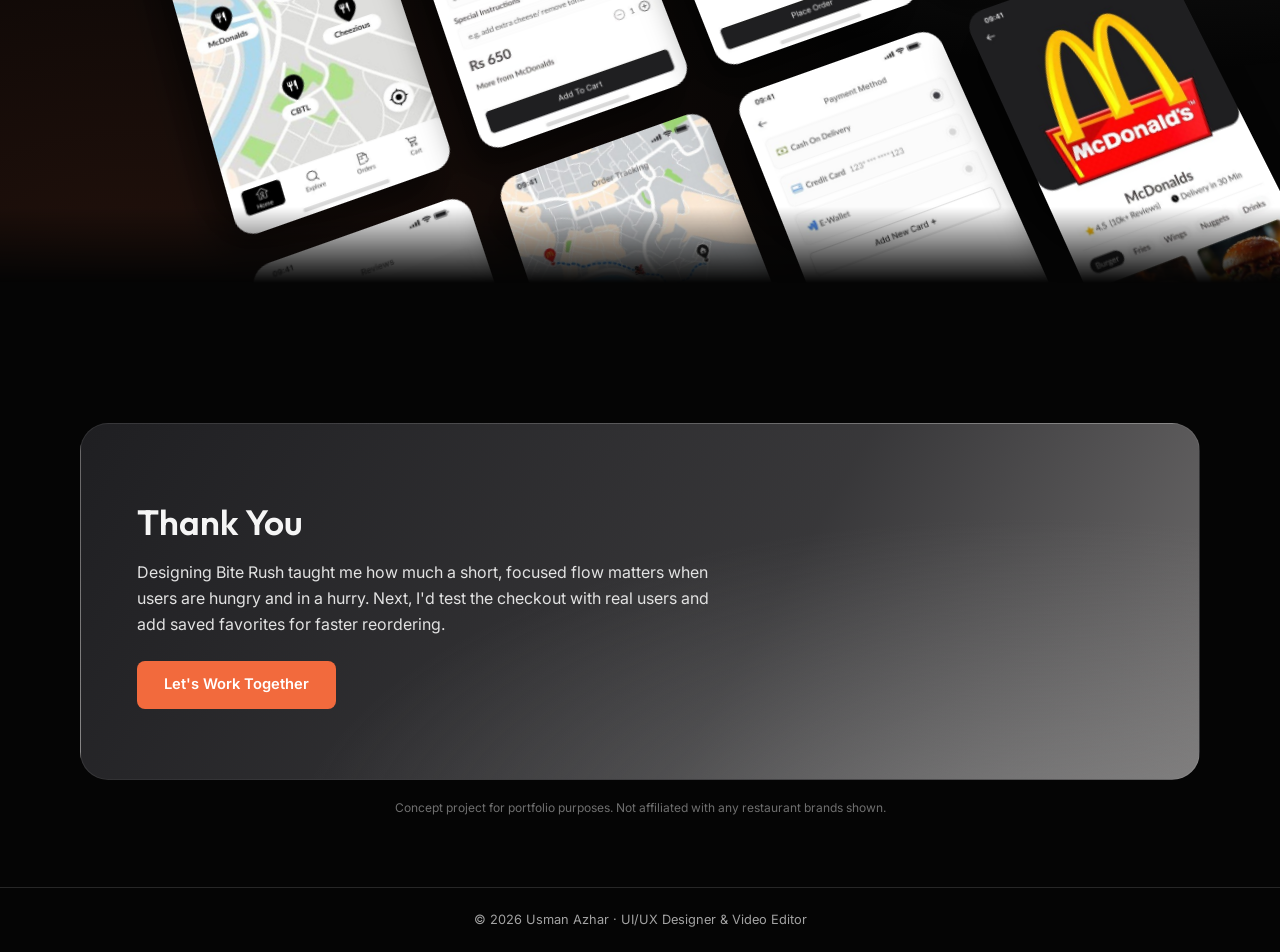
<file: biterush.html>
<!DOCTYPE html>
<html lang="en">
<head>
  <meta charset="UTF-8" />
  <meta name="viewport" content="width=device-width, initial-scale=1.0" />
  <title>Bite Rush | Usman Azhar</title>
  <meta name="description" content="Bite Rush case study by Usman Azhar: a food delivery app for discovering restaurants, ordering meals and tracking deliveries." />
  <link rel="preconnect" href="https://fonts.googleapis.com" />
  <link rel="preconnect" href="https://fonts.gstatic.com" crossorigin />
  <link href="https://fonts.googleapis.com/css2?family=Outfit:wght@300;400;500;600;700&family=Inter:wght@400;500;600;700&family=Lato:wght@300;400;700;900&display=swap" rel="stylesheet" />
  <link rel="stylesheet" href="style.css" />
  <link rel="stylesheet" href="case.css" />
</head>
<body class="cs">
  <!-- ============ NAVBAR ============ -->
  <header class="nav">
    <div class="container nav__inner">
      <a href="index.html" class="logo">Usman Azhar</a>
      <nav class="nav__pill" id="navLinks" aria-label="Main navigation">
        <a href="index.html">Home</a>
        <a href="index.html#services">Services</a>
        <a href="index.html#projects" class="active">Projects</a>
        <a href="index.html#about">About</a>
        <a href="index.html#contact">Contact</a>
      </nav>
      <a href="index.html#contact" class="badge"><span class="badge__dot"></span>Available for new projects</a>
      <button class="nav__toggle" id="navToggle" aria-label="Open menu" aria-expanded="false"><span></span><span></span><span></span></button>
    </div>
  </header>

  <main>
    <div class="wave-bg" aria-hidden="true"></div>

    <!-- ============ HERO ============ -->
    <section class="container">
      <div class="cs-hero">
        <div>
          <a href="index.html#projects" class="cs-back reveal">&larr; Back to projects</a>
          <span class="eyebrow reveal">Food Delivery · Mobile App</span>
          <h1 class="reveal">Bite Rush</h1>
          <p class="reveal">A fast and convenient food delivery experience that helps users discover restaurants, order their favorite meals and track deliveries with ease.</p>
          <dl class="cs-meta reveal">
            <div><dt>Role</dt><dd>UI/UX Designer</dd></div>
            <div><dt>Platform</dt><dd>iOS &amp; Android</dd></div>
            <div><dt>Tools</dt><dd>Figma</dd></div>
            <div><dt>Screens</dt><dd>10+ screens</dd></div>
          </dl>
        </div>
        <div class="cs-hero__img reveal"><img src="assets/biterush/hero.jpg" alt="Bite Rush app on a phone held between two hands" /></div>
      </div>
    </section>

    <!-- ============ ABOUT ============ -->
    <section class="cs-section container">
      <div class="cs-info">
        <div class="cs-info__phones reveal" aria-hidden="true">
          <div class="ph"><img src="assets/biterush/restaurant.jpg" alt="" /></div>
          <div class="ph"><img src="assets/biterush/product.jpg" alt="" /></div>
        </div>
        <div class="reveal">
          <h2>From craving to doorstep, <span>in just a few taps</span></h2>
          <p>Ordering food often means jumping between apps, long menus and checkouts that ask for too much. Bite Rush brings restaurants, menus and delivery into one simple flow for busy people who just want their meal fast.</p>
          <ul class="cs-info__list">
            <li><i>01</i><div><b>The problem</b>Cluttered menus and long checkouts slow hungry users down.</div></li>
            <li><i>02</i><div><b>The solution</b>A clean, monochrome UI where food photos stand out, with a short path from dish to checkout.</div></li>
            <li><i>03</i><div><b>My role</b>User flows, wireframes, visual design and an interactive prototype.</div></li>
          </ul>
          <a href="#screens" class="btn btn--outline">View Screens</a>
        </div>
      </div>
    </section>

    <!-- ============ DESIGN PROCESS ============ -->
    <section class="cs-section container">
      <span class="eyebrow reveal">How I Worked</span>
      <h2 class="cs-h2 reveal">Design Process</h2>
      <ol class="cs-process">
        <li class="reveal"><span class="cs-process__num">01</span><h3>Research</h3><p>Studied popular delivery apps and listed the pain points users face when ordering.</p></li>
        <li class="reveal"><span class="cs-process__num">02</span><h3>User Flow</h3><p>Mapped the journey from finding a restaurant to placing and tracking an order.</p></li>
        <li class="reveal"><span class="cs-process__num">03</span><h3>Wireframes</h3><p>Sketched low-fidelity layouts to plan content and keep every screen simple.</p></li>
        <li class="reveal"><span class="cs-process__num">04</span><h3>Visual Design</h3><p>Built the final monochrome UI with Lato and Inter so food photos stand out.</p></li>
        <li class="reveal"><span class="cs-process__num">05</span><h3>Prototype</h3><p>Linked the screens in Figma into a clickable prototype to test the flow.</p></li>
      </ol>
    </section>

    <!-- ============ KEY FEATURES ============ -->
    <section class="cs-section container">
      <div class="cs-fx reveal">
        <div class="cs-fx__text">
          <span class="eyebrow">Key Features</span>
          <h2>Designed around how people really order</h2>
          <p>Hover or tap a feature to see it in the app.</p>
          <ol class="cs-fx__list">
            <li><button class="cs-fx__item is-active" data-img="assets/biterush/map.jpg" data-alt="Map showing nearby restaurants">
              <span class="cs-fx__num">01</span>
              <span><b>Discover Nearby</b><small>A live map shows restaurants around you, with search for cuisines and dishes.</small></span>
            </button></li>
            <li><button class="cs-fx__item" data-img="assets/biterush/search.jpg" data-alt="Search results for burgers">
              <span class="cs-fx__num">02</span>
              <span><b>Search &amp; Compare</b><small>Search any dish and compare restaurants by rating and price at a glance.</small></span>
            </button></li>
            <li><button class="cs-fx__item" data-img="assets/biterush/product.jpg" data-alt="BBQ Burger product page">
              <span class="cs-fx__num">03</span>
              <span><b>Customize Your Order</b><small>Pick a spice level, add special instructions and set the quantity on one screen.</small></span>
            </button></li>
            <li><button class="cs-fx__item" data-img="assets/biterush/tracking.jpg" data-alt="Order tracking screen">
              <span class="cs-fx__num">04</span>
              <span><b>Track in Real Time</b><small>Follow the rider on the map, see each order step and call or chat with the rider.</small></span>
            </button></li>
          </ol>
        </div>
        <div class="cs-fx__stage">
          <span class="cs-fx__ring" aria-hidden="true"></span>
          <div class="ph cs-fx__phone"><img id="fxImg" src="assets/biterush/map.jpg" alt="Map showing nearby restaurants" /></div>
        </div>
      </div>
    </section>

    <!-- ============ TYPOGRAPHY ============ -->
    <section class="cs-section container">
      <h2 class="cs-h2 reveal">Typography</h2>

      <div class="cs-type reveal">
        <div>
          <div class="cs-type__name" style="font-family: 'Lato', sans-serif;">Lato</div>
          <p class="cs-type__desc">A warm, rounded sans-serif that keeps headings and prices bold and easy to scan.</p>
        </div>
        <ul class="cs-weights" style="font-family: 'Lato', sans-serif;">
          <li style="font-weight: 300;">Light</li>
          <li style="font-weight: 400;">Regular</li>
          <li style="font-weight: 700;">Bold</li>
          <li style="font-weight: 900;">Black</li>
        </ul>
      </div>

      <div class="cs-type reveal">
        <div>
          <div class="cs-type__name" style="font-family: 'Inter', sans-serif;">Inter</div>
          <p class="cs-type__desc">A clean, highly readable typeface for descriptions, buttons and small details like ratings and delivery times.</p>
        </div>
        <ul class="cs-weights" style="font-family: 'Inter', sans-serif;">
          <li style="font-weight: 400;">Regular</li>
          <li style="font-weight: 500;">Medium</li>
          <li style="font-weight: 600;">Semibold</li>
          <li style="font-weight: 700;">Bold</li>
        </ul>
      </div>
    </section>

    <!-- ============ COLORS ============ -->
    <section class="cs-section container">
      <h2 class="cs-h2 reveal">Colors</h2>
      <div class="cs-caps reveal">
        <button class="cs-cap" style="--c:#1F1F22;" data-hex="#1F1F22"><span>#1F1F22</span><b>Primary</b></button>
        <button class="cs-cap" style="--c:#8F8F90;" data-hex="#8F8F90"><span>#8F8F90</span><b>Secondary</b></button>
        <button class="cs-cap" style="--c:#727070;" data-hex="#727070"><span>#727070</span><b>Heading</b></button>
        <button class="cs-cap" style="--c:#969696;" data-hex="#969696"><span>#969696</span><b>Description</b></button>
        <button class="cs-cap" style="--c:#FFFFFF; --t:#1F1F22;" data-hex="#FFFFFF"><span>#FFFFFF</span><b>White</b></button>
      </div>
    </section>

    <!-- ============ SCREENS ============ -->
    <section class="cs-section cs-screens" id="screens">
      <div class="container cs-collage-head reveal">
        <span class="eyebrow">Screens</span>
        <h2>All Screens</h2>
        <p>The complete ordering journey, from finding a restaurant on the map to tracking the rider at your door. Every screen follows the same clean, food-first style.</p>
      </div>
      <div class="cs-iso reveal" aria-label="Bite Rush app screens">
        <div class="cs-iso__grid">
          <div class="cs-iso__col"><div class="cs-iso__track"><img src="assets/biterush/restaurant.jpg" alt="" /><img src="assets/biterush/map.jpg" alt="" /><img src="assets/biterush/reviews.jpg" alt="" /></div></div>
          <div class="cs-iso__col"><div class="cs-iso__track"><img src="assets/biterush/search.jpg" alt="" /><img src="assets/biterush/product.jpg" alt="" /><img src="assets/biterush/tracking.jpg" alt="" /></div></div>
          <div class="cs-iso__col"><div class="cs-iso__track"><img src="assets/biterush/cart.jpg" alt="" /><img src="assets/biterush/checkout.jpg" alt="" /><img src="assets/biterush/payment.jpg" alt="" /></div></div>
          <div class="cs-iso__col"><div class="cs-iso__track"><img src="assets/biterush/chat.jpg" alt="" /><img src="assets/biterush/reviews.jpg" alt="" /><img src="assets/biterush/restaurant.jpg" alt="" /></div></div>
        </div>
      </div>
    </section>

    <!-- ============ THANK YOU ============ -->
    <section class="cs-section container">
      <div class="cs-thanks reveal">
        <h2>Thank You</h2>
        <p>Designing Bite Rush taught me how much a short, focused flow matters when users are hungry and in a hurry. Next, I'd test the checkout with real users and add saved favorites for faster reordering.</p>
        <a href="index.html#contact" class="btn btn--primary">Let's Work Together</a>
      </div>
      <p class="cs-note">Concept project for portfolio purposes. Not affiliated with any restaurant brands shown.</p>
    </section>
  </main>

  <footer class="footer">
    <div class="container">© <span id="year"></span> Usman Azhar · UI/UX Designer &amp; Video Editor</div>
  </footer>

  <script src="script.js"></script>
  <script src="case.js"></script>
</body>
</html>
</file>
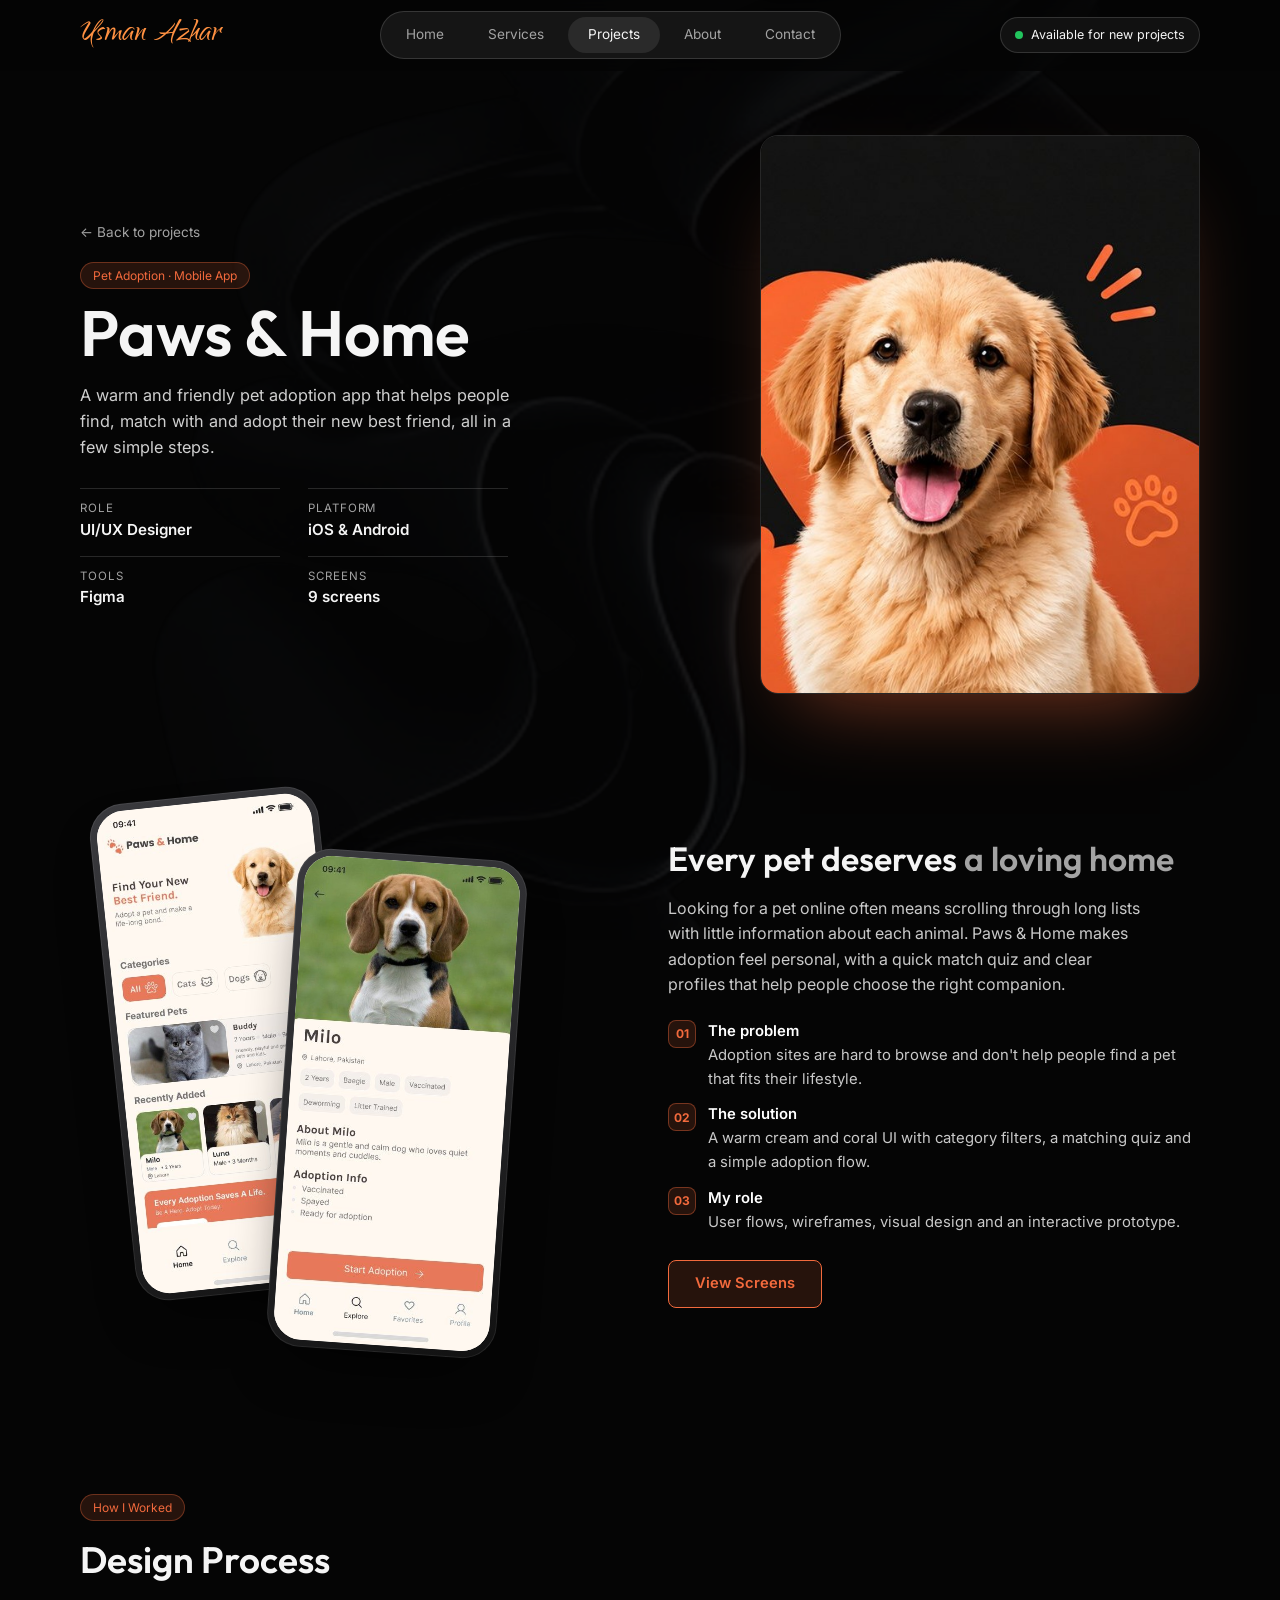
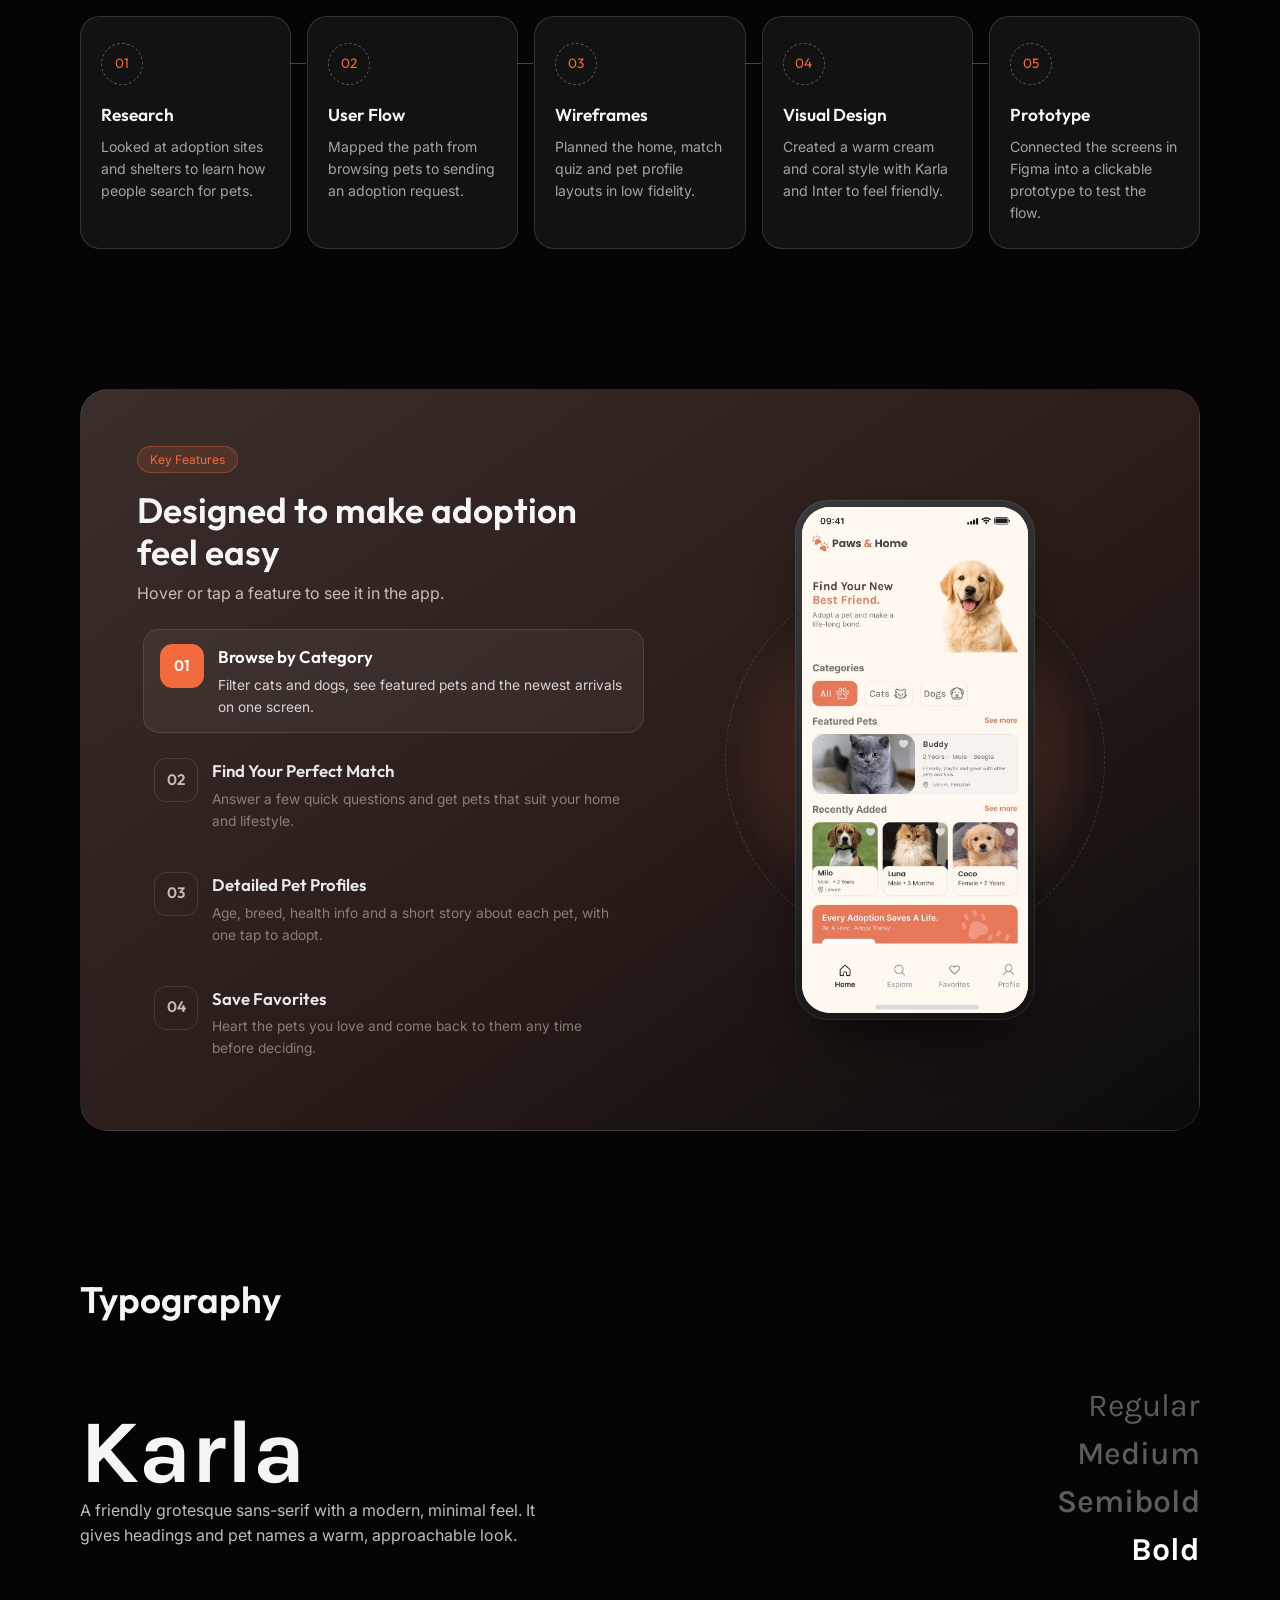
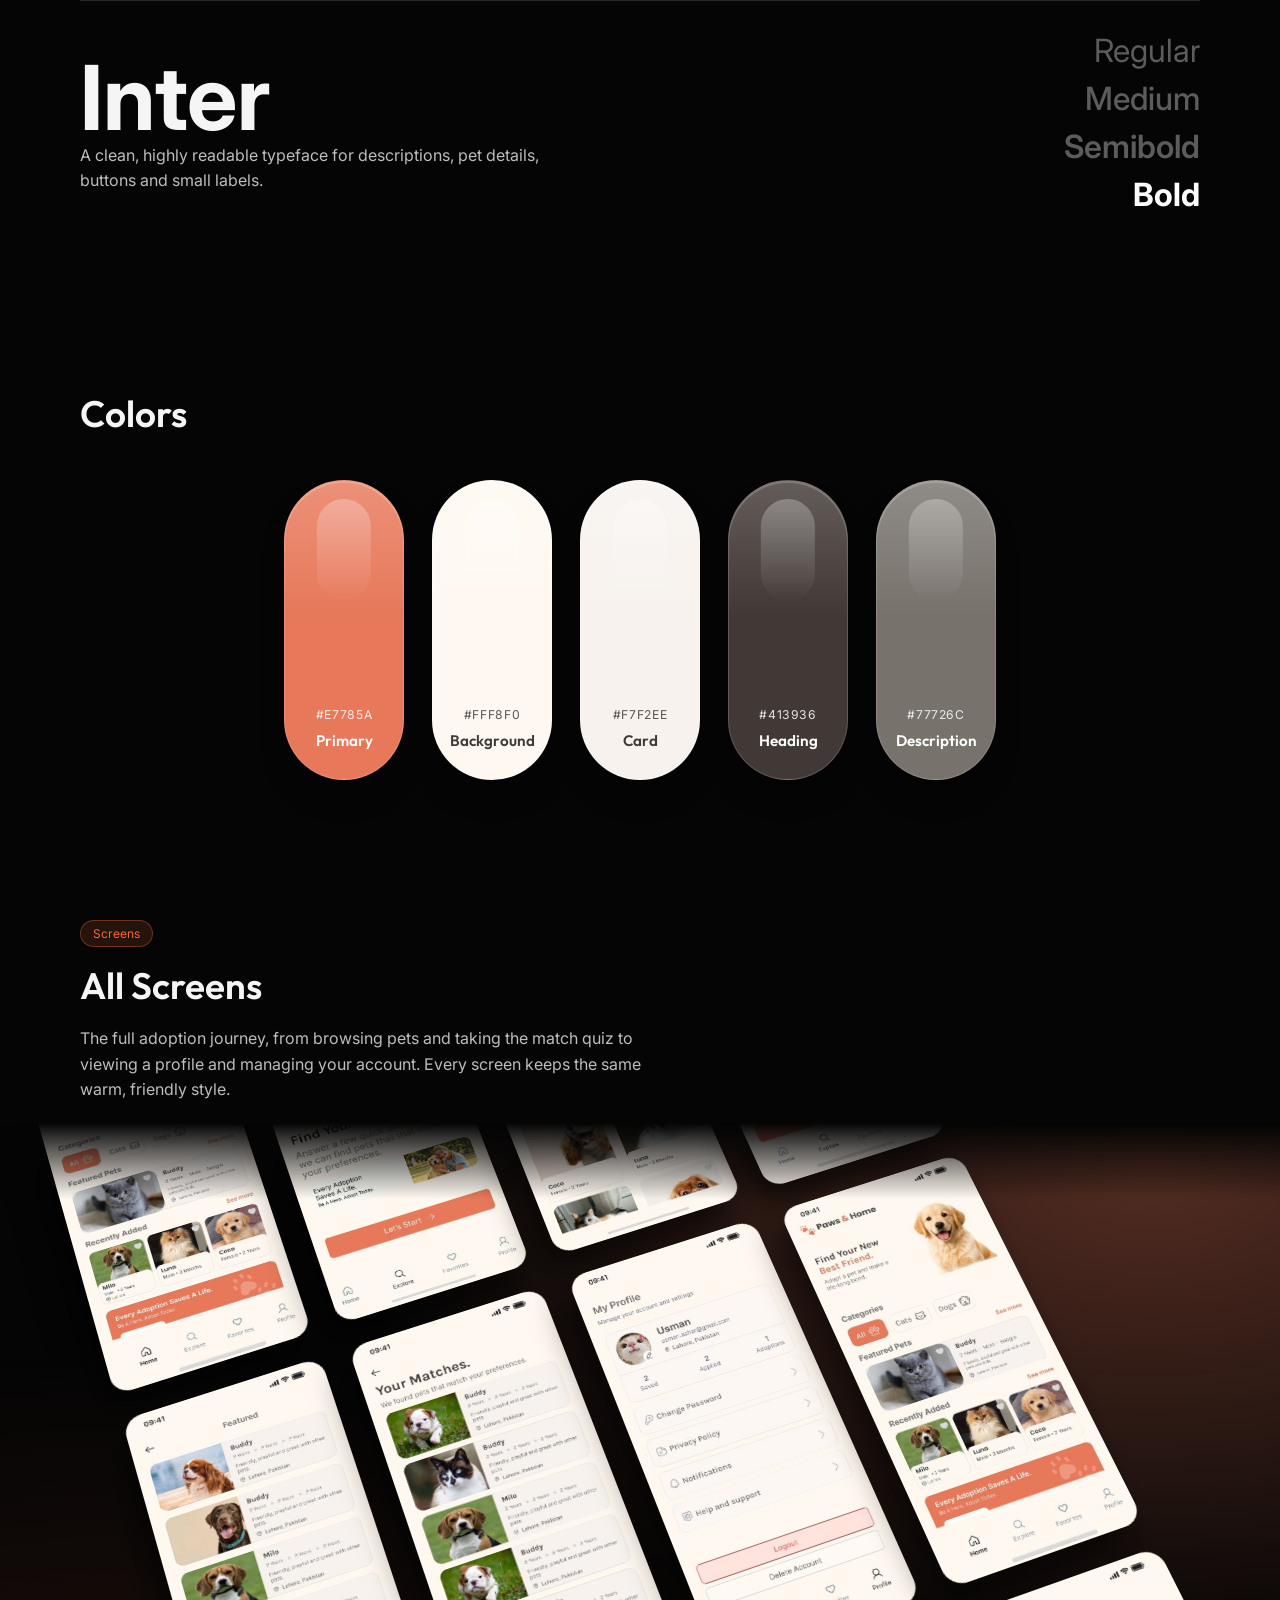
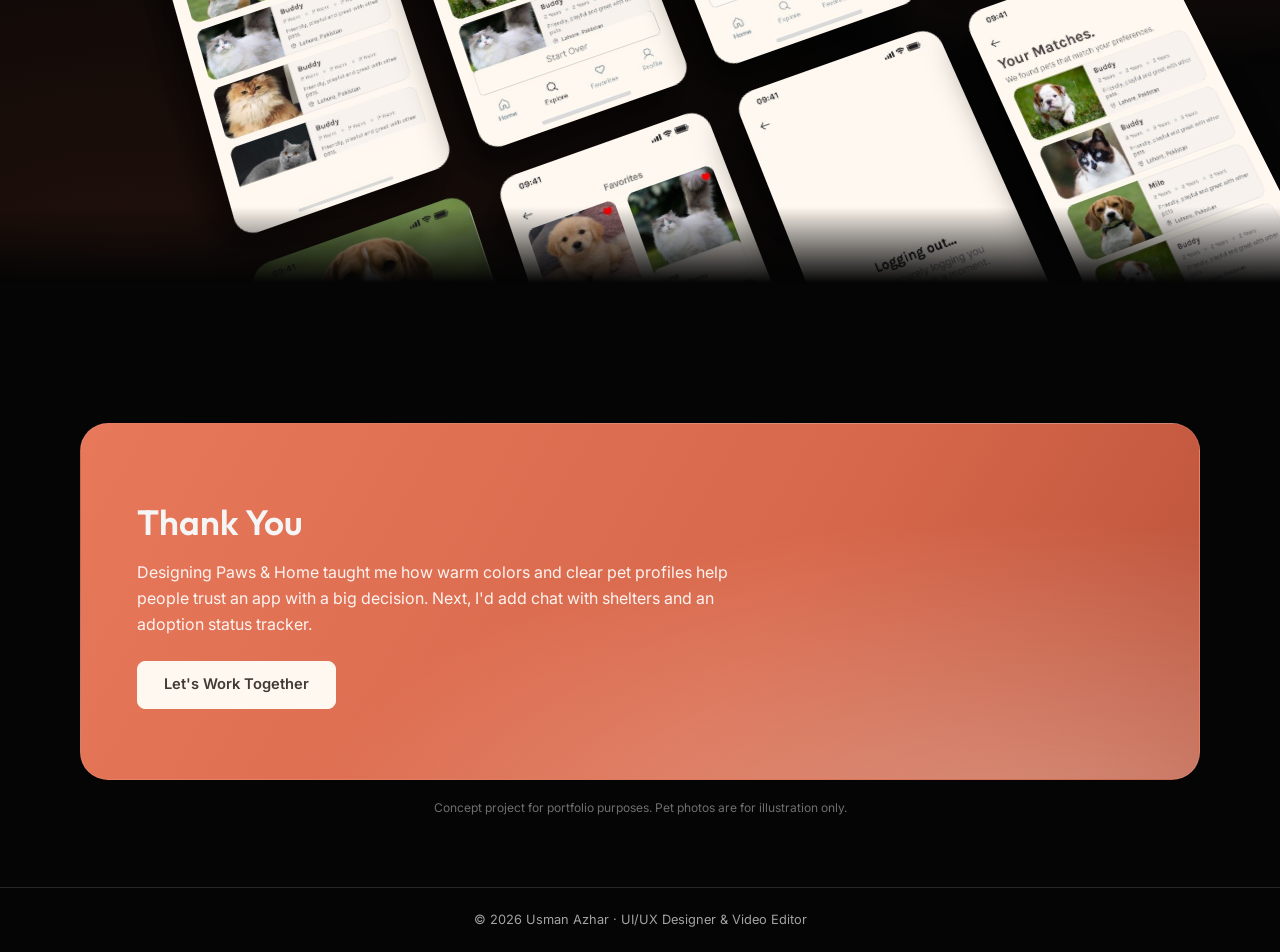
<file: pawshome.html>
<!DOCTYPE html>
<html lang="en">
<head>
  <meta charset="UTF-8" />
  <meta name="viewport" content="width=device-width, initial-scale=1.0" />
  <title>Paws &amp; Home | Usman Azhar</title>
  <meta name="description" content="Paws &amp; Home case study by Usman Azhar: a pet adoption app for finding, matching with and adopting pets." />
  <link rel="preconnect" href="https://fonts.googleapis.com" />
  <link rel="preconnect" href="https://fonts.gstatic.com" crossorigin />
  <link href="https://fonts.googleapis.com/css2?family=Outfit:wght@300;400;500;600;700&family=Inter:wght@400;500;600;700&family=Karla:wght@400;500;600;700&display=swap" rel="stylesheet" />
  <link rel="stylesheet" href="style.css" />
  <link rel="stylesheet" href="case.css" />
</head>
<body class="cs cs--paws">
  <!-- ============ NAVBAR ============ -->
  <header class="nav">
    <div class="container nav__inner">
      <a href="index.html" class="logo">Usman Azhar</a>
      <nav class="nav__pill" id="navLinks" aria-label="Main navigation">
        <a href="index.html">Home</a>
        <a href="index.html#services">Services</a>
        <a href="index.html#projects" class="active">Projects</a>
        <a href="index.html#about">About</a>
        <a href="index.html#contact">Contact</a>
      </nav>
      <a href="index.html#contact" class="badge"><span class="badge__dot"></span>Available for new projects</a>
      <button class="nav__toggle" id="navToggle" aria-label="Open menu" aria-expanded="false"><span></span><span></span><span></span></button>
    </div>
  </header>

  <main>
    <div class="wave-bg" aria-hidden="true"></div>

    <!-- ============ HERO ============ -->
    <section class="container">
      <div class="cs-hero">
        <div>
          <a href="index.html#projects" class="cs-back reveal">&larr; Back to projects</a>
          <span class="eyebrow reveal">Pet Adoption · Mobile App</span>
          <h1 class="reveal">Paws &amp; Home</h1>
          <p class="reveal">A warm and friendly pet adoption app that helps people find, match with and adopt their new best friend, all in a few simple steps.</p>
          <dl class="cs-meta reveal">
            <div><dt>Role</dt><dd>UI/UX Designer</dd></div>
            <div><dt>Platform</dt><dd>iOS &amp; Android</dd></div>
            <div><dt>Tools</dt><dd>Figma</dd></div>
            <div><dt>Screens</dt><dd>9 screens</dd></div>
          </dl>
        </div>
        <div class="cs-hero__img reveal"><img src="assets/paws/hero.jpg" alt="Paws &amp; Home: Find your new best friend" /></div>
      </div>
    </section>

    <!-- ============ ABOUT ============ -->
    <section class="cs-section container">
      <div class="cs-info">
        <div class="cs-info__phones reveal" aria-hidden="true">
          <div class="ph"><img src="assets/paws/home.jpg" alt="" /></div>
          <div class="ph"><img src="assets/paws/detail.jpg" alt="" /></div>
        </div>
        <div class="reveal">
          <h2>Every pet deserves <span>a loving home</span></h2>
          <p>Looking for a pet online often means scrolling through long lists with little information about each animal. Paws &amp; Home makes adoption feel personal, with a quick match quiz and clear profiles that help people choose the right companion.</p>
          <ul class="cs-info__list">
            <li><i>01</i><div><b>The problem</b>Adoption sites are hard to browse and don't help people find a pet that fits their lifestyle.</div></li>
            <li><i>02</i><div><b>The solution</b>A warm cream and coral UI with category filters, a matching quiz and a simple adoption flow.</div></li>
            <li><i>03</i><div><b>My role</b>User flows, wireframes, visual design and an interactive prototype.</div></li>
          </ul>
          <a href="#screens" class="btn btn--outline">View Screens</a>
        </div>
      </div>
    </section>

    <!-- ============ DESIGN PROCESS ============ -->
    <section class="cs-section container">
      <span class="eyebrow reveal">How I Worked</span>
      <h2 class="cs-h2 reveal">Design Process</h2>
      <ol class="cs-process">
        <li class="reveal"><span class="cs-process__num">01</span><h3>Research</h3><p>Looked at adoption sites and shelters to learn how people search for pets.</p></li>
        <li class="reveal"><span class="cs-process__num">02</span><h3>User Flow</h3><p>Mapped the path from browsing pets to sending an adoption request.</p></li>
        <li class="reveal"><span class="cs-process__num">03</span><h3>Wireframes</h3><p>Planned the home, match quiz and pet profile layouts in low fidelity.</p></li>
        <li class="reveal"><span class="cs-process__num">04</span><h3>Visual Design</h3><p>Created a warm cream and coral style with Karla and Inter to feel friendly.</p></li>
        <li class="reveal"><span class="cs-process__num">05</span><h3>Prototype</h3><p>Connected the screens in Figma into a clickable prototype to test the flow.</p></li>
      </ol>
    </section>

    <!-- ============ KEY FEATURES ============ -->
    <section class="cs-section container">
      <div class="cs-fx reveal">
        <div class="cs-fx__text">
          <span class="eyebrow">Key Features</span>
          <h2>Designed to make adoption feel easy</h2>
          <p>Hover or tap a feature to see it in the app.</p>
          <ol class="cs-fx__list">
            <li><button class="cs-fx__item is-active" data-img="assets/paws/home.jpg" data-alt="Paws &amp; Home home screen">
              <span class="cs-fx__num">01</span>
              <span><b>Browse by Category</b><small>Filter cats and dogs, see featured pets and the newest arrivals on one screen.</small></span>
            </button></li>
            <li><button class="cs-fx__item" data-img="assets/paws/explore.jpg" data-alt="Find your perfect match screen">
              <span class="cs-fx__num">02</span>
              <span><b>Find Your Perfect Match</b><small>Answer a few quick questions and get pets that suit your home and lifestyle.</small></span>
            </button></li>
            <li><button class="cs-fx__item" data-img="assets/paws/detail.jpg" data-alt="Milo's pet profile">
              <span class="cs-fx__num">03</span>
              <span><b>Detailed Pet Profiles</b><small>Age, breed, health info and a short story about each pet, with one tap to adopt.</small></span>
            </button></li>
            <li><button class="cs-fx__item" data-img="assets/paws/favorites.jpg" data-alt="Favorite pets screen">
              <span class="cs-fx__num">04</span>
              <span><b>Save Favorites</b><small>Heart the pets you love and come back to them any time before deciding.</small></span>
            </button></li>
          </ol>
        </div>
        <div class="cs-fx__stage">
          <span class="cs-fx__ring" aria-hidden="true"></span>
          <div class="ph cs-fx__phone"><img id="fxImg" src="assets/paws/home.jpg" alt="Paws &amp; Home home screen" /></div>
        </div>
      </div>
    </section>

    <!-- ============ TYPOGRAPHY ============ -->
    <section class="cs-section container">
      <h2 class="cs-h2 reveal">Typography</h2>

      <div class="cs-type reveal">
        <div>
          <div class="cs-type__name" style="font-family: 'Karla', sans-serif;">Karla</div>
          <p class="cs-type__desc">A friendly grotesque sans-serif with a modern, minimal feel. It gives headings and pet names a warm, approachable look.</p>
        </div>
        <ul class="cs-weights" style="font-family: 'Karla', sans-serif;">
          <li style="font-weight: 400;">Regular</li>
          <li style="font-weight: 500;">Medium</li>
          <li style="font-weight: 600;">Semibold</li>
          <li style="font-weight: 700;">Bold</li>
        </ul>
      </div>

      <div class="cs-type reveal">
        <div>
          <div class="cs-type__name" style="font-family: 'Inter', sans-serif;">Inter</div>
          <p class="cs-type__desc">A clean, highly readable typeface for descriptions, pet details, buttons and small labels.</p>
        </div>
        <ul class="cs-weights" style="font-family: 'Inter', sans-serif;">
          <li style="font-weight: 400;">Regular</li>
          <li style="font-weight: 500;">Medium</li>
          <li style="font-weight: 600;">Semibold</li>
          <li style="font-weight: 700;">Bold</li>
        </ul>
      </div>
    </section>

    <!-- ============ COLORS ============ -->
    <section class="cs-section container">
      <h2 class="cs-h2 reveal">Colors</h2>
      <div class="cs-caps reveal">
        <button class="cs-cap" style="--c:#E7785A;" data-hex="#E7785A"><span>#E7785A</span><b>Primary</b></button>
        <button class="cs-cap" style="--c:#FFF8F0; --t:#413936;" data-hex="#FFF8F0"><span>#FFF8F0</span><b>Background</b></button>
        <button class="cs-cap" style="--c:#F7F2EE; --t:#413936;" data-hex="#F7F2EE"><span>#F7F2EE</span><b>Card</b></button>
        <button class="cs-cap" style="--c:#413936;" data-hex="#413936"><span>#413936</span><b>Heading</b></button>
        <button class="cs-cap" style="--c:#77726C;" data-hex="#77726C"><span>#77726C</span><b>Description</b></button>
      </div>
    </section>

    <!-- ============ SCREENS ============ -->
    <section class="cs-section cs-screens" id="screens">
      <div class="container cs-collage-head reveal">
        <span class="eyebrow">Screens</span>
        <h2>All Screens</h2>
        <p>The full adoption journey, from browsing pets and taking the match quiz to viewing a profile and managing your account. Every screen keeps the same warm, friendly style.</p>
      </div>
      <div class="cs-iso reveal" aria-label="Paws &amp; Home app screens">
        <div class="cs-iso__grid">
          <div class="cs-iso__col"><div class="cs-iso__track"><img src="assets/paws/home.jpg" alt="" /><img src="assets/paws/featured.jpg" alt="" /><img src="assets/paws/detail.jpg" alt="" /></div></div>
          <div class="cs-iso__col"><div class="cs-iso__track"><img src="assets/paws/explore.jpg" alt="" /><img src="assets/paws/matches.jpg" alt="" /><img src="assets/paws/favorites.jpg" alt="" /></div></div>
          <div class="cs-iso__col"><div class="cs-iso__track"><img src="assets/paws/recent.jpg" alt="" /><img src="assets/paws/profile.jpg" alt="" /><img src="assets/paws/logout.jpg" alt="" /></div></div>
          <div class="cs-iso__col"><div class="cs-iso__track"><img src="assets/paws/detail.jpg" alt="" /><img src="assets/paws/home.jpg" alt="" /><img src="assets/paws/matches.jpg" alt="" /></div></div>
        </div>
      </div>
    </section>

    <!-- ============ THANK YOU ============ -->
    <section class="cs-section container">
      <div class="cs-thanks reveal">
        <h2>Thank You</h2>
        <p>Designing Paws &amp; Home taught me how warm colors and clear pet profiles help people trust an app with a big decision. Next, I'd add chat with shelters and an adoption status tracker.</p>
        <a href="index.html#contact" class="btn btn--primary">Let's Work Together</a>
      </div>
      <p class="cs-note">Concept project for portfolio purposes. Pet photos are for illustration only.</p>
    </section>
  </main>

  <footer class="footer">
    <div class="container">© <span id="year"></span> Usman Azhar · UI/UX Designer &amp; Video Editor</div>
  </footer>

  <script src="script.js"></script>
  <script src="case.js"></script>
</body>
</html>
</file>
<file: style.css>
/* Logo font (self-hosted so it always loads) */
@font-face { font-family: "Qwigley"; src: url("assets/fonts/qwigley.woff2") format("woff2"); font-display: swap; }

/* =========================================================
   Usman Azhar — Portfolio
   Black background · orange accent
   ========================================================= */

:root {
  --orange: #f26a3d;
  --orange-soft: rgba(242, 106, 61, 0.14);
  --bg: #050505;
  --surface: #121212;
  --surface-2: #1b1b1b;
  --border: rgba(255, 255, 255, 0.14);
  --text: #f5f5f5;
  --muted: #a3a3a3;
  --ease: cubic-bezier(0.22, 1, 0.36, 1);
  --font-head: "Outfit", sans-serif;
  --font-body: "Inter", sans-serif;
}

*, *::before, *::after { box-sizing: border-box; margin: 0; padding: 0; }
html { scroll-behavior: smooth; }
body { font-family: var(--font-body); background: var(--bg); color: var(--text); line-height: 1.6; overflow-x: hidden; }
img { max-width: 100%; display: block; }
a { color: inherit; text-decoration: none; }
button, input, textarea { font: inherit; color: inherit; }
.container { width: min(1120px, 100% - 40px); margin-inline: auto; }
main { position: relative; overflow-x: clip; }
html, body { overflow-x: clip; }

/* ================= BUTTONS ================= */
.btn {
  display: inline-flex; align-items: center; justify-content: center;
  padding: 11px 26px; border-radius: 8px;
  font-weight: 600; font-size: 0.92rem; cursor: pointer;
  border: 1px solid transparent;
  transition: transform 0.3s var(--ease), background 0.3s, color 0.3s, box-shadow 0.3s, border-color 0.3s;
}
.btn--primary { background: var(--orange); color: #fff; }
.btn--primary:hover { transform: translateY(-3px); box-shadow: 0 12px 28px -10px var(--orange); background: #ff7a4d; }
.btn--outline { border-color: var(--orange); color: var(--orange); background: var(--orange-soft); }
.btn--outline:hover { background: var(--orange); color: #fff; transform: translateY(-3px); box-shadow: 0 12px 28px -10px var(--orange); }
.btn:active { transform: scale(0.97); }
:focus-visible { outline: 2px solid var(--orange); outline-offset: 3px; }

/* ================= NAVBAR ================= */
.nav {
  position: sticky; top: 0; z-index: 50;
  background: rgba(5, 5, 5, 0.75); backdrop-filter: blur(12px);
  border-bottom: 1px solid transparent; transition: border-color 0.3s;
}
.nav.scrolled { border-color: var(--border); }
.nav__inner { height: 70px; display: flex; align-items: center; justify-content: space-between; gap: 20px; }

.logo { font-family: "Qwigley", cursive; font-size: 2.5rem; line-height: 1; color: #ff9142; transition: transform 0.3s var(--ease); }
.logo:hover { transform: rotate(-3deg) scale(1.05); }

.nav__pill {
  display: flex; gap: 4px; padding: 5px;
  border-radius: 999px; background: #151515; border: 1px solid var(--border);
}
.nav__pill a {
  padding: 7px 20px; border-radius: 999px; font-size: 0.85rem; color: var(--muted);
  transition: background 0.3s, color 0.3s;
}
.nav__pill a:hover { color: var(--text); background: rgba(255, 255, 255, 0.06); }
.nav__pill a.active { background: #2a2a2a; color: var(--text); }

.badge {
  display: inline-flex; align-items: center; gap: 8px;
  padding: 7px 14px; border-radius: 999px; font-size: 0.78rem;
  background: #111; border: 1px solid var(--border);
  transition: border-color 0.3s, transform 0.3s var(--ease);
}
.badge:hover { border-color: #22c55e; transform: translateY(-2px); }
.badge__dot { width: 8px; height: 8px; border-radius: 50%; background: #22c55e; box-shadow: 0 0 0 0 rgba(34, 197, 94, 0.6); animation: pulse 2s infinite; }
@keyframes pulse { 70% { box-shadow: 0 0 0 8px rgba(34, 197, 94, 0); } 100% { box-shadow: 0 0 0 0 rgba(34, 197, 94, 0); } }

.nav__toggle { display: none; background: none; border: 0; cursor: pointer; width: 32px; height: 32px; position: relative; }
.nav__toggle span { position: absolute; left: 4px; right: 4px; height: 2px; background: var(--text); border-radius: 2px; transition: transform 0.3s var(--ease), opacity 0.3s; }
.nav__toggle span:nth-child(1) { top: 9px; } .nav__toggle span:nth-child(2) { top: 15px; } .nav__toggle span:nth-child(3) { top: 21px; }
.nav__toggle.open span:nth-child(1) { transform: translateY(6px) rotate(45deg); }
.nav__toggle.open span:nth-child(2) { opacity: 0; }
.nav__toggle.open span:nth-child(3) { transform: translateY(-6px) rotate(-45deg); }

/* ================= WAVE BACKGROUND ================= */
.wave-bg {
  position: fixed; inset: -40px 0; z-index: -1;
  background: url("assets/wave.png") center / cover no-repeat;
  opacity: 0.45; pointer-events: none;
  animation: drift 20s ease-in-out infinite alternate;
}
@keyframes drift { from { transform: translateY(0) scale(1); } to { transform: translateY(30px) scale(1.04); } }

/* ================= HERO ================= */
.hero { text-align: center; padding: 80px 0 40px; }
.hero__title { font-family: var(--font-head); font-weight: 600; font-size: clamp(2.4rem, 6vw, 4.2rem); line-height: 1.1; }
.hero__desc { max-width: 640px; margin: 22px auto 40px; color: #d4d4d4; font-size: 0.98rem; }

.skill-tags { list-style: none; display: grid; grid-template-columns: repeat(5, 1fr); border: 1px solid var(--border); }
.skill-tags li {
  padding: 12px 10px; font-size: 0.85rem; font-weight: 500; color: var(--orange);
  border-right: 1px solid var(--border);
  transition: background 0.3s, color 0.3s;
  cursor: default;
}
.skill-tags li:last-child { border-right: 0; }
.skill-tags li:hover { background: var(--orange); color: #fff; }

/* ================= SECTIONS ================= */
.section { padding: 64px 0; }
.eyebrow {
  display: inline-block; padding: 3px 12px; border-radius: 999px;
  font-size: 0.75rem; color: var(--orange); background: var(--orange-soft);
  border: 1px solid rgba(242, 106, 61, 0.35);
  margin-bottom: 10px;
}
.section__title { font-family: var(--font-head); font-weight: 500; font-size: clamp(1.7rem, 3vw, 2.2rem); margin-bottom: 28px; }

/* ================= SERVICES ================= */
.services-grid { display: grid; grid-template-columns: repeat(3, 1fr); border: 1px solid var(--border); background: rgba(5, 5, 5, 0.6); backdrop-filter: blur(2px); }
.service {
  position: relative; padding: 28px 24px;
  border-right: 1px solid var(--border); border-bottom: 1px solid var(--border);
  overflow: hidden; isolation: isolate;
  transition: background 0.4s var(--ease);
}
.service:nth-child(3n) { border-right: 0; }
.service:nth-last-child(-n + 3) { border-bottom: 0; }
/* orange glow that rises from the bottom on hover */
.service::before {
  content: ""; position: absolute; inset: 0; z-index: -1;
  background: linear-gradient(0deg, rgba(242, 106, 61, 0.22), transparent 70%);
  transform: translateY(100%); transition: transform 0.5s var(--ease);
}
.service:hover::before { transform: translateY(0); }
.service:hover { background: rgba(255, 255, 255, 0.02); }

.service__icon {
  width: 34px; height: 34px; border-radius: 6px; display: grid; place-items: center;
  border: 1px solid var(--border); margin-bottom: 20px;
  transition: background 0.4s, border-color 0.4s, transform 0.4s var(--ease);
}
.service__icon svg { width: 17px; height: 17px; fill: none; stroke: #fff; stroke-width: 1.8; stroke-linecap: round; stroke-linejoin: round; }
.service:hover .service__icon { background: var(--orange); border-color: var(--orange); transform: rotate(-8deg) scale(1.1); }
.service h3 { font-family: var(--font-head); font-weight: 500; font-size: 1.1rem; margin-bottom: 8px; transition: color 0.3s; }
.service:hover h3 { color: var(--orange); }
.service p { font-size: 0.85rem; color: var(--muted); }

/* ================= TOOLS ================= */
.tools-grid { display: grid; grid-template-columns: repeat(4, 1fr); gap: 28px; }
.tool {
  display: flex; flex-direction: column; align-items: center; justify-content: center;
  text-align: center; padding: 48px 16px; aspect-ratio: 2 / 3;
  border-radius: 999px;
  background: linear-gradient(180deg, rgba(34, 34, 34, 0.95), rgba(12, 12, 12, 0.95));
  border: 1px solid rgba(255, 255, 255, 0.22);
  transition: transform 0.45s var(--ease), border-color 0.45s, box-shadow 0.45s var(--ease);
}
.tool:hover { transform: translateY(-10px); border-color: var(--orange); box-shadow: 0 24px 50px -24px var(--orange); }
.tool__icon { height: 64px; display: grid; place-items: center; margin-bottom: 26px; transition: transform 0.5s var(--ease); }
.tool__icon svg { height: 54px; width: auto; }
.tool:hover .tool__icon { transform: translateY(-6px) scale(1.12) rotate(-6deg); }
.tool__ps {
  width: 54px; height: 54px; border-radius: 10px; display: grid; place-items: center;
  background: #001e36; color: #31a8ff; font-weight: 600; font-size: 1.5rem; border: 2px solid #31a8ff66;
}
.tool h3 { font-family: var(--font-head); font-weight: 500; font-size: 1.15rem; }
.tool p { font-size: 0.8rem; color: var(--muted); }

/* ================= PROJECTS ================= */
.projects-grid { display: grid; grid-template-columns: 1fr 1fr; gap: 16px; }
.project { position: relative; overflow: hidden; display: block; aspect-ratio: 618 / 786; }
.project--wide { grid-column: 1 / -1; aspect-ratio: 1261 / 671; }
.project img { width: 100%; height: 100%; object-fit: cover; transition: transform 0.9s var(--ease), filter 0.6s; }
.project:hover img { transform: scale(1.06); filter: brightness(0.7); }
.project__overlay {
  position: absolute; inset: auto 0 0 0; padding: 24px;
  background: linear-gradient(transparent, rgba(0, 0, 0, 0.85));
  transform: translateY(100%); transition: transform 0.5s var(--ease);
}
.project:hover .project__overlay { transform: translateY(0); }
.project__tag { display: inline-block; font-size: 0.72rem; padding: 3px 10px; border-radius: 999px; background: var(--orange); margin-bottom: 8px; }
.project h3 { font-family: var(--font-head); font-weight: 500; font-size: 1.3rem; }

/* ================= ABOUT ================= */
.about { background: rgba(22, 22, 22, 0.72); backdrop-filter: blur(2px); padding: 64px 0; margin-top: 30px; }
.about__grid { display: grid; grid-template-columns: 1.1fr 1fr; gap: 48px; align-items: center; }
.about__text h3 { font-family: var(--font-head); font-weight: 600; font-size: 0.95rem; margin: 18px 0 6px; }
.about__text p { font-size: 0.9rem; color: #cfcfcf; }
.about__text .btn { margin-top: 26px; }
.about__email { margin-top: 18px; font-size: 0.85rem; }
.about__email a { transition: color 0.3s; }
.about__email a:hover { color: var(--orange); }
.about__photo { background: #e2714f; overflow: hidden; }
.about__photo img { width: 100%; transition: transform 0.9s var(--ease); }
.about__photo:hover img { transform: scale(1.05); }

/* ================= FAQ ================= */
.faq-list { display: grid; gap: 14px; }
.faq { border-radius: 0; background: rgba(18, 18, 18, 0.85); border: 1px solid var(--border); transition: border-color 0.3s, background 0.3s; }
.faq:hover, .faq.open { border-color: rgba(242, 106, 61, 0.6); background: var(--surface-2); }
.faq__q { width: 100%; display: flex; align-items: center; gap: 14px; padding: 16px 20px; background: none; border: 0; cursor: pointer; text-align: left; }
.faq__num { font-family: var(--font-head); font-weight: 300; font-size: 1.5rem; transition: color 0.3s; }
.faq:hover .faq__num, .faq.open .faq__num { color: var(--orange); }
.faq__text { flex: 1; font-size: 0.95rem; }
.faq__icon { position: relative; flex-shrink: 0; width: 24px; height: 24px; border-radius: 50%; border: 1.5px solid #fff; transition: transform 0.4s var(--ease), background 0.3s, border-color 0.3s; }
.faq__icon::before, .faq__icon::after { content: ""; position: absolute; top: 50%; left: 50%; width: 10px; height: 1.5px; background: #fff; transform: translate(-50%, -50%); }
.faq__icon::after { transform: translate(-50%, -50%) rotate(90deg); }
.faq__q:hover .faq__icon { background: var(--orange); border-color: var(--orange); }
.faq.open .faq__icon { transform: rotate(45deg); background: var(--orange); border-color: var(--orange); }
.faq__a { display: grid; grid-template-rows: 0fr; transition: grid-template-rows 0.4s var(--ease); }
.faq__a p { overflow: hidden; padding: 0 20px 0 62px; color: var(--muted); font-size: 0.9rem; }
.faq.open .faq__a { grid-template-rows: 1fr; }
.faq.open .faq__a p { padding-bottom: 18px; }

/* ================= CONTACT ================= */
.contact { background: rgba(12, 12, 12, 0.6); padding: 64px 0 72px; }
.contact__heading { font-family: var(--font-head); font-weight: 500; font-size: clamp(1.5rem, 3vw, 2rem); margin-bottom: 40px; }
.contact__grid { display: grid; grid-template-columns: 1fr 1fr; gap: 56px; align-items: start; }
.contact__info h3 { font-family: var(--font-head); font-weight: 500; font-size: 1.5rem; margin-bottom: 8px; }
.contact__lead { color: var(--muted); font-size: 0.88rem; max-width: 40ch; margin-bottom: 28px; }
.contact__details { display: grid; gap: 18px; }
.contact__details dt { font-size: 0.75rem; color: var(--muted); }
.contact__details dd a { font-size: 0.9rem; transition: color 0.3s; }
.contact__details dd a:hover { color: var(--orange); }
.socials { display: flex; gap: 10px; margin-top: 6px; }
.social { width: 30px; height: 30px; border-radius: 6px; display: grid; place-items: center; transition: transform 0.3s var(--ease), box-shadow 0.3s; }
.social svg { width: 16px; height: 16px; fill: none; stroke: currentColor; stroke-width: 2; }
.social--ig { background: linear-gradient(45deg, #f9ce34, #ee2a7b, #6228d7); color: #fff; }
.social--in { background: #0a66c2; color: #fff; }
.social--x { background: #fff; color: #000; }
.social:hover { transform: translateY(-4px) rotate(-6deg); box-shadow: 0 10px 20px -8px rgba(255, 255, 255, 0.4); }

.contact__form { position: relative; display: grid; gap: 14px; padding: 26px; background: rgba(17, 17, 17, 0.88); }
.contact__form label { display: grid; gap: 4px; font-size: 0.72rem; color: var(--muted); }
.contact__form input, .contact__form textarea {
  width: 100%; padding: 11px 14px; border-radius: 4px;
  background: #1e1e1e; border: 1px solid transparent; font-size: 0.85rem; color: var(--text);
  transition: border-color 0.3s, box-shadow 0.3s;
}
.contact__form textarea { resize: vertical; }
.select-wrap { position: relative; display: block; }
.contact__form select {
  width: 100%; padding: 11px 40px 11px 14px; border-radius: 4px;
  background: #1e1e1e; border: 1px solid transparent; font-size: 0.85rem; color: #8a8a8a;
  appearance: none; -webkit-appearance: none; cursor: pointer;
  transition: border-color 0.3s, box-shadow 0.3s;
}
.contact__form select:valid { color: var(--text); }
.contact__form select option { background: #1e1e1e; color: var(--text); }
.contact__form select:focus { outline: none; border-color: var(--orange); box-shadow: 0 0 0 3px var(--orange-soft); }
.select-wrap__icon {
  position: absolute; right: 14px; top: 50%; width: 16px; height: 16px; transform: translateY(-50%);
  fill: none; stroke: #bbb; stroke-width: 2; stroke-linecap: round; stroke-linejoin: round;
  pointer-events: none; transition: transform 0.3s var(--ease), stroke 0.3s;
}
.select-wrap:focus-within .select-wrap__icon { transform: translateY(-50%) rotate(180deg); stroke: var(--orange); }
.contact__form ::placeholder { color: #8a8a8a; }
.contact__form input:focus, .contact__form textarea:focus { outline: none; border-color: var(--orange); box-shadow: 0 0 0 3px var(--orange-soft); }
.contact__form .invalid { border-color: #f87171; }
.contact__form .btn { justify-self: start; }
.honeypot { position: absolute; left: -9999px; }
.form-status { font-size: 0.85rem; min-height: 1.2em; }
.form-status.success { color: #4ade80; }
.form-status.error { color: #f87171; }

/* corner brackets around the form */
.corner { position: absolute; width: 16px; height: 16px; border-color: #777; border-style: solid; transition: width 0.4s var(--ease), height 0.4s var(--ease), border-color 0.4s; }
.corner--tl { top: -6px; left: -6px; border-width: 1.5px 0 0 1.5px; }
.corner--tr { top: -6px; right: -6px; border-width: 1.5px 1.5px 0 0; }
.corner--bl { bottom: -6px; left: -6px; border-width: 0 0 1.5px 1.5px; }
.corner--br { bottom: -6px; right: -6px; border-width: 0 1.5px 1.5px 0; }
.contact__form:hover .corner, .contact__form:focus-within .corner { width: 30px; height: 30px; border-color: var(--orange); }

/* ================= FOOTER ================= */
.footer { background: rgba(5, 5, 5, 0.8); border-top: 1px solid var(--border); padding: 22px 0; text-align: center; font-size: 0.8rem; color: var(--muted); }

/* ================= SCROLL REVEAL ================= */
.reveal { opacity: 0; transform: translateY(24px); transition: opacity 0.8s var(--ease), transform 0.8s var(--ease); }
.reveal.visible { opacity: 1; transform: none; }

/* ================= RESPONSIVE ================= */
@media (max-width: 960px) {
  .badge { display: none; }
  .tools-grid { grid-template-columns: repeat(2, 1fr); }
  .services-grid { grid-template-columns: repeat(2, 1fr); }
  .service:nth-child(3n) { border-right: 1px solid var(--border); }
  .service:nth-child(2n) { border-right: 0; }
  .service:nth-last-child(-n + 3) { border-bottom: 1px solid var(--border); }
  .service:nth-last-child(-n + 2) { border-bottom: 0; }
}

@media (max-width: 760px) {
  .nav__toggle { display: block; }
  .nav__pill {
    position: absolute; top: 70px; left: 20px; right: 20px;
    flex-direction: column; border-radius: 14px; padding: 8px;
    opacity: 0; transform: translateY(-10px); pointer-events: none;
    transition: opacity 0.3s, transform 0.3s var(--ease);
  }
  .nav__pill.open { opacity: 1; transform: none; pointer-events: auto; }
  .nav__pill a { border-radius: 10px; padding: 12px 16px; }

  .hero { padding-top: 48px; }
  .skill-tags { grid-template-columns: 1fr 1fr; }
  .skill-tags li { border-bottom: 1px solid var(--border); }
  .skill-tags li:nth-child(2n) { border-right: 0; }
  .skill-tags li:last-child { grid-column: 1 / -1; border-bottom: 0; }

  .services-grid { grid-template-columns: 1fr; }
  .service { border-right: 0 !important; border-bottom: 1px solid var(--border) !important; }
  .service:last-child { border-bottom: 0 !important; }

  .projects-grid, .about__grid, .contact__grid { grid-template-columns: 1fr; }
  .project--wide .project__overlay { display: none; }
  /* show project titles on touch screens */
  .project__overlay { transform: none; }
  .about__photo { order: -1; }
  .faq__a p { padding-left: 20px; }
}

@media (max-width: 480px) {
  .tools-grid { grid-template-columns: 1fr 1fr; gap: 12px; }
  .tool { padding: 30px 10px; }
  .tool h3 { font-size: 0.95rem; }
}

@media (prefers-reduced-motion: reduce) {
  *, *::before, *::after { transition: none !important; animation: none !important; }
  .reveal { opacity: 1; transform: none; }
  html { scroll-behavior: auto; }
}
</file>
<file: case.css>
/* =========================================================
   Usman Azhar — project case study pages
   Builds on style.css (same nav, colors, fonts, wave background)
   Each page sets --app-* variables for its own app colors
   ========================================================= */

/* app palette: each project page overrides these on <body> */
.cs { --app-1: #1f1f22; --app-2: #727070; --app-3: #969696; --app-4: #8f8f90; }
.cs--paws { --app-1: #2a1c18; --app-2: #e7785a; --app-3: #cbbcb3; }
.cs--artify { --app-1: #1e1a3a; --app-2: #8a5cf3; --app-3: #c3bce6; }

.cs-section { padding: 70px 0; }
.cs-h2 { font-family: var(--font-head); font-weight: 600; font-size: clamp(1.7rem, 3vw, 2.3rem); margin-bottom: 26px; }

/* ---------- Hero ---------- */
.cs-hero { display: grid; grid-template-columns: 1fr 1fr; gap: 48px; align-items: center; padding: 64px 0 30px; }
.cs-back { display: inline-flex; gap: 6px; font-size: 0.85rem; color: var(--muted); margin-bottom: 18px; transition: color 0.3s, transform 0.3s var(--ease); }
.cs-back:hover { color: var(--orange); transform: translateX(-4px); }
.cs-hero .eyebrow { display: table; }
.cs-hero h1 { font-family: var(--font-head); font-weight: 600; font-size: clamp(2.6rem, 6vw, 4rem); line-height: 1.05; margin: 6px 0 16px; }
.cs-hero p { color: #cfcfcf; max-width: 44ch; font-size: 1.02rem; }
.cs-meta { display: grid; grid-template-columns: repeat(2, minmax(0, 200px)); gap: 14px 28px; margin-top: 28px; }
.cs-meta div { border-top: 1px solid var(--border); padding-top: 10px; }
.cs-meta dt { font-size: 0.72rem; color: var(--muted); text-transform: uppercase; letter-spacing: 0.08em; }
.cs-meta dd { font-weight: 600; font-size: 0.95rem; }

.cs-hero__img { position: relative; justify-self: end; width: min(100%, 440px); border-radius: 18px; overflow: hidden; border: 1px solid var(--border); box-shadow: 0 40px 80px -40px rgba(242, 106, 61, 0.55); }
.cs-hero__img img { width: 100%; display: block; transition: transform 1s var(--ease); }
.cs-hero__img:hover img { transform: scale(1.05); }

/* project tabs */
.cs-tabs { display: flex; flex-wrap: wrap; gap: 10px; margin: 0 0 26px; }
.cs-tabs a {
  padding: 7px 16px; border-radius: 999px; font-size: 0.8rem; color: var(--muted);
  background: #141414; border: 1px solid var(--border);
  transition: background 0.3s, color 0.3s, border-color 0.3s, transform 0.3s var(--ease);
}
.cs-tabs a:hover { color: #fff; border-color: var(--orange); transform: translateY(-2px); }
.cs-tabs a.active { background: var(--orange); border-color: var(--orange); color: #fff; }

/* ---------- Phone mockups ---------- */
.ph {
  width: 230px; aspect-ratio: 430 / 932; flex-shrink: 0; position: relative;
  padding: 7px; border-radius: 34px; background: linear-gradient(150deg, #3a3a3e, #111);
  box-shadow: 0 0 0 1px rgba(255, 255, 255, 0.08) inset, 0 30px 60px -28px rgba(0, 0, 0, 0.9);
  transition: transform 0.6s var(--ease), box-shadow 0.6s var(--ease);
}
.ph img { width: 100%; height: 100%; object-fit: cover; object-position: top; border-radius: 28px; display: block; background: #fff; }

/* ---------- Info: overlapping phones + text ---------- */
.cs-info { display: grid; grid-template-columns: 1fr 1fr; gap: 56px; align-items: center; }
.cs-info__phones { position: relative; height: 560px; }
.cs-info__phones .ph { position: absolute; }
.cs-info__phones .ph:nth-child(1) { left: 6%; top: 0; transform: rotate(-6deg); }
.cs-info__phones .ph:nth-child(2) { left: 38%; top: 60px; z-index: 2; transform: rotate(4deg); }
.cs-info__phones:hover .ph:nth-child(1) { transform: rotate(-10deg) translate(-16px, -8px); }
.cs-info__phones:hover .ph:nth-child(2) { transform: rotate(0deg) translate(10px, -10px); box-shadow: 0 40px 70px -24px rgba(242, 106, 61, 0.5); }
.cs-info h2 { font-family: var(--font-head); font-weight: 600; font-size: clamp(1.6rem, 3vw, 2.1rem); line-height: 1.2; margin-bottom: 16px; }
.cs-info h2 span { color: var(--muted); }
.cs-info p { color: #c9c9c9; margin-bottom: 14px; max-width: 48ch; }
.cs-info__list { list-style: none; display: grid; gap: 12px; margin: 22px 0 26px; }
.cs-info__list li { display: grid; grid-template-columns: 28px 1fr; gap: 12px; align-items: start; color: #c9c9c9; font-size: 0.93rem; }
.cs-info__list b { display: block; color: #fff; font-weight: 600; }
.cs-info__list i {
  width: 28px; height: 28px; border-radius: 8px; display: grid; place-items: center; font-style: normal; font-size: 0.75rem; font-weight: 700;
  background: var(--orange-soft); color: var(--orange); border: 1px solid rgba(242, 106, 61, 0.4);
}

/* ---------- Typography ---------- */
.cs-type { display: grid; grid-template-columns: 1.2fr 1fr; gap: 40px; align-items: center; padding: 26px 0; border-bottom: 1px solid var(--border); }
.cs-type:last-of-type { border-bottom: 0; }
.cs-type__name { font-size: clamp(3.4rem, 8vw, 5.6rem); font-weight: 700; line-height: 1; transition: color 0.4s; }
.cs-type:hover .cs-type__name { color: var(--orange); }
.cs-type__role { font-size: 0.75rem; letter-spacing: 0.12em; text-transform: uppercase; color: var(--orange); margin: 12px 0 6px; }
.cs-type__desc { color: #bdbdbd; max-width: 46ch; }
.cs-weights { list-style: none; text-align: right; }
.cs-weights li { font-size: clamp(1.4rem, 2.6vw, 2rem); line-height: 1.5; color: rgba(255, 255, 255, 0.35); cursor: default; transition: color 0.3s, transform 0.4s var(--ease); }
.cs-weights li:hover { color: var(--orange); transform: translateX(-10px); }
.cs-weights li:last-child { color: #fff; }

/* ---------- Colors: capsules ---------- */
.cs-caps { display: flex; justify-content: center; align-items: flex-end; gap: 28px; flex-wrap: wrap; padding-top: 10px; }
.cs-cap {
  width: 120px; height: 300px; border-radius: 999px; cursor: pointer; padding: 0 0 26px;
  border: 1px solid rgba(255, 255, 255, 0.16);
  display: flex; flex-direction: column; align-items: center; justify-content: flex-end; gap: 4px;
  background: var(--capbg, linear-gradient(180deg, color-mix(in srgb, var(--c) 82%, #fff) 0%, var(--c) 45%));
  color: var(--t, #fff); font: inherit; position: relative; overflow: hidden;
  box-shadow: inset 0 2px 0 rgba(255, 255, 255, 0.18), 0 20px 40px -24px rgba(0, 0, 0, 0.9);
  transition: width 0.5s var(--ease), transform 0.5s var(--ease), box-shadow 0.5s var(--ease);
}
.cs-cap::before { content: ""; position: absolute; top: 18px; left: 50%; width: 46%; height: 34%; transform: translateX(-50%); border-radius: 999px; background: linear-gradient(180deg, rgba(255, 255, 255, 0.28), transparent); pointer-events: none; }
.cs-cap:hover { width: 150px; transform: translateY(-12px); box-shadow: inset 0 2px 0 rgba(255, 255, 255, 0.2), 0 34px 50px -20px color-mix(in srgb, var(--c) 80%, #000), 0 0 0 4px rgba(242, 106, 61, 0.35); }
.cs-cap b { font-family: var(--font-head); font-weight: 600; font-size: 0.95rem; }
.cs-cap span { font-size: 0.76rem; opacity: 0.85; letter-spacing: 0.05em; }
.cs-cap.copied span::after { content: " ✓"; }

/* ---------- Screens: heading ---------- */
.cs-collage-head { text-align: left; margin-bottom: 10px; }
.cs-collage-head h2 { font-family: var(--font-head); font-weight: 600; font-size: clamp(1.7rem, 3vw, 2.3rem); margin-bottom: 10px; }
.cs-collage-head p { color: #bdbdbd; max-width: 58ch; }

/* ---------- Design process ---------- */
.cs-process { list-style: none; display: grid; grid-template-columns: repeat(5, 1fr); gap: 16px; counter-reset: none; position: relative; }
.cs-process li {
  position: relative; padding: 26px 20px 24px; border-radius: 20px; background: var(--surface); border: 1px solid var(--border);
  transition: transform 0.45s var(--ease), border-color 0.45s, background 0.45s;
}
.cs-process li:hover { transform: translateY(-8px); border-color: var(--orange); background: linear-gradient(160deg, rgba(242, 106, 61, 0.14), var(--surface) 60%); }
.cs-process__num { display: inline-grid; place-items: center; width: 42px; height: 42px; border-radius: 50%; border: 1px dashed rgba(255, 255, 255, 0.3); font-family: var(--font-head); font-size: 0.85rem; color: var(--orange); margin-bottom: 16px; transition: background 0.45s, color 0.45s, border-color 0.45s; }
.cs-process li:hover .cs-process__num { background: var(--orange); color: #fff; border-color: var(--orange); }
.cs-process h3 { font-family: var(--font-head); font-weight: 600; font-size: 1.08rem; margin-bottom: 8px; }
.cs-process p { color: var(--muted); font-size: 0.88rem; line-height: 1.55; }
.cs-process li:not(:last-child)::after { content: ""; position: absolute; top: 46px; right: -16px; width: 16px; height: 1px; background: rgba(255, 255, 255, 0.25); }

.cs-note { text-align: center; font-size: 0.75rem; color: #6f6f6f; padding: 18px 0 0; }

/* ---------- Responsive ---------- */
@media (max-width: 960px) {
  .cs-hero, .cs-info { grid-template-columns: 1fr; }
  .cs-hero__img { justify-self: start; }
  .cs-type { grid-template-columns: 1fr; gap: 16px; }
  .cs-weights { text-align: left; display: flex; flex-wrap: wrap; gap: 4px 18px; }
}
@media (max-width: 760px) {
  .cs-section { padding: 50px 0; }
  .cs-info__phones { height: 440px; }
  .cs-info__phones .ph { width: 175px; }
  .cs-collage-head { text-align: left; }
  .cs-collage-head p { margin-left: 0; }
}


/* =========================================================
   Key features: interactive list + phone (hover to switch)
   ========================================================= */
.cs-fx {
  display: grid; grid-template-columns: 1.1fr 1fr; gap: 50px; align-items: center;
  padding: 56px 56px; border-radius: 28px; position: relative; overflow: hidden;
  background: linear-gradient(145deg, color-mix(in srgb, var(--app-1) 92%, #fff) 0%, var(--app-1) 55%, #0b0b0c 100%);
  border: 1px solid rgba(255, 255, 255, 0.08);
}
.cs-fx__text h2 { font-family: var(--font-head); font-weight: 600; font-size: clamp(1.6rem, 3vw, 2.2rem); line-height: 1.2; margin: 6px 0 8px; }
.cs-fx__text > p { color: var(--app-3); margin-bottom: 22px; }
.cs-fx__list { list-style: none; display: grid; gap: 10px; }
.cs-fx__item {
  width: 100%; display: grid; grid-template-columns: 44px 1fr; gap: 14px; align-items: start; text-align: left;
  padding: 14px 16px; border-radius: 16px; cursor: pointer; font: inherit; color: inherit;
  background: transparent; border: 1px solid transparent;
  transition: background 0.35s, border-color 0.35s, transform 0.4s var(--ease);
}
.cs-fx__item b { display: block; font-family: var(--font-head); font-weight: 600; font-size: 1.05rem; color: #e9e9e9; transition: color 0.3s; }
.cs-fx__item small { display: block; color: var(--app-3); font-size: 0.86rem; margin-top: 3px; opacity: 0.6; transition: opacity 0.35s; }
.cs-fx__num { font-family: var(--font-head); font-weight: 600; font-size: 0.95rem; width: 44px; height: 44px; border-radius: 12px; display: grid; place-items: center; color: var(--app-3); border: 1px solid rgba(255, 255, 255, 0.12); transition: background 0.35s, color 0.35s, border-color 0.35s; }
.cs-fx__item:hover, .cs-fx__item.is-active { background: rgba(255, 255, 255, 0.05); border-color: rgba(255, 255, 255, 0.1); transform: translateX(6px); }
.cs-fx__item.is-active b { color: #fff; }
.cs-fx__item.is-active small { opacity: 1; color: #d6d6d6; }
.cs-fx__item.is-active .cs-fx__num { background: var(--orange); border-color: var(--orange); color: #fff; }

.cs-fx__stage { position: relative; display: grid; place-items: center; min-height: 540px; }
.cs-fx__ring {
  position: absolute; width: 380px; height: 380px; border-radius: 50%;
  background: radial-gradient(circle, color-mix(in srgb, var(--app-2) 45%, transparent), transparent 68%);
  border: 1px dashed rgba(255, 255, 255, 0.14); animation: fx-spin 30s linear infinite;
}
@keyframes fx-spin { to { transform: rotate(360deg); } }
.cs-fx__phone { width: 240px; z-index: 1; }
.cs-fx__phone img { transition: opacity 0.25s ease; }
.cs-fx__phone img.is-fading { opacity: 0; }
.cs-fx__stage:hover .cs-fx__phone { transform: translateY(-10px) rotate(-2deg); }

/* =========================================================
   Screens: isometric grid (like the landing design)
   ========================================================= */
.cs-screens { overflow: hidden; }
.cs-iso {
  position: relative; height: 760px; overflow: hidden; margin-top: 20px; perspective: 1800px;
  background:
    radial-gradient(ellipse at 90% 5%, color-mix(in srgb, var(--app-2) 35%, transparent), transparent 50%),
    radial-gradient(ellipse at 10% 100%, rgba(242, 106, 61, 0.12), transparent 50%);
  -webkit-mask-image: linear-gradient(180deg, transparent, #000 10%, #000 90%, transparent);
          mask-image: linear-gradient(180deg, transparent, #000 10%, #000 90%, transparent);
}
.cs-iso__grid {
  position: absolute; left: 50%; top: 50%; display: flex; gap: 30px; height: 1500px;
  transform: translate(-50%, -50%) rotateX(22deg) rotateZ(-20deg);
  transform-style: preserve-3d;
}
.cs-iso__col { width: 210px; overflow: visible; }
.cs-iso__track { display: flex; flex-direction: column; animation: cs-scroll-up 38s linear infinite; }
.cs-iso__col:nth-child(even) .cs-iso__track { animation-name: cs-scroll-down; animation-duration: 44s; }
.cs-iso:hover .cs-iso__track { animation-play-state: paused; }
.cs-iso__track img {
  width: 100%; border-radius: 20px; display: block; background: #fff; margin-bottom: 30px;
  box-shadow: -16px 22px 34px rgba(0, 0, 0, 0.6);
  transition: transform 0.5s var(--ease), box-shadow 0.5s var(--ease);
}
.cs-iso__track img:hover { transform: translate(-8px, -12px) scale(1.04); box-shadow: -26px 36px 44px rgba(0, 0, 0, 0.7), 0 0 0 2px var(--orange); }
@keyframes cs-scroll-up { from { transform: translateY(0); } to { transform: translateY(-50%); } }
@keyframes cs-scroll-down { from { transform: translateY(-50%); } to { transform: translateY(0); } }

/* =========================================================
   Thank you banner (uses the app palette)
   ========================================================= */
.cs-thanks {
  position: relative; overflow: hidden; padding: 70px 56px; border-radius: 28px;
  background:
    radial-gradient(ellipse at 85% 120%, color-mix(in srgb, var(--app-3) 55%, transparent), transparent 55%),
    linear-gradient(120deg, var(--app-1) 0%, color-mix(in srgb, var(--app-1) 70%, var(--app-2)) 60%, var(--app-2) 100%);
  border: 1px solid rgba(255, 255, 255, 0.08);
}
.cs-thanks::after { content: ""; position: absolute; inset: 0; background: linear-gradient(110deg, transparent 30%, rgba(255, 255, 255, 0.08) 50%, transparent 70%); transform: translateX(-100%); transition: transform 1.2s var(--ease); }
.cs-thanks:hover::after { transform: translateX(100%); }
.cs-thanks h2 { font-family: var(--font-head); font-weight: 600; font-size: clamp(1.6rem, 3vw, 2.2rem); }
.cs-thanks p { color: #e2e2e2; max-width: 60ch; margin: 10px 0 24px; }

@media (max-width: 960px) {
  .cs-process { grid-template-columns: repeat(2, 1fr); }
  .cs-process li::after { display: none; }
  .cs-process li:last-child { grid-column: 1 / -1; }
  .cs-fx { grid-template-columns: 1fr; padding: 40px 22px; }
  .cs-fx__stage { min-height: 460px; order: -1; }
}
@media (max-width: 760px) {
  .cs-fx__ring { width: 280px; height: 280px; }
  .cs-fx__phone { width: 200px; }
  .cs-iso { height: 540px; }
  .cs-iso__grid { gap: 16px; height: 1000px; }
  .cs-iso__col { width: 130px; }
  .cs-iso__track img { border-radius: 14px; margin-bottom: 16px; }
  .cs-cap { width: 72px; height: 220px; padding-bottom: 18px; }
  .cs-cap:hover { width: 84px; }
  .cs-cap b { font-size: 0.64rem; }
  .cs-cap span { font-size: 0.62rem; }
  .cs-caps { gap: 12px; }
  .cs-thanks { padding: 46px 24px; }
}
@media (prefers-reduced-motion: reduce) { .cs-fx__ring, .cs-iso__track { animation: none; } }

/* =========================================================
   Per-app thank-you banners
   ========================================================= */
.cs--paws .cs-thanks {
  background: radial-gradient(ellipse at 85% 120%, rgba(255, 248, 240, 0.35), transparent 55%), linear-gradient(120deg, #e7785a 0%, #d8684b 60%, #b9523a 100%);
}
.cs--artify .cs-thanks {
  background: radial-gradient(ellipse at 85% 120%, rgba(238, 230, 251, 0.35), transparent 55%), linear-gradient(120deg, #6c64f3 0%, #7d5ff3 50%, #9059f3 100%);
}
.cs--paws .cs-thanks p, .cs--artify .cs-thanks p { color: #fff; opacity: 0.92; }
.cs--paws .cs-thanks .btn { background: #fff8f0; color: #413936; border-color: #fff8f0; }
.cs--artify .cs-thanks .btn { background: #fff; color: #6c64f3; border-color: #fff; }
.cs--paws .cs-thanks .btn:hover, .cs--artify .cs-thanks .btn:hover { background: #000; color: #fff; border-color: #000; }

/* =========================================================
   Browser mockup (for web app screens like Artify AI)
   ========================================================= */
.br {
  position: relative; border-radius: 14px; overflow: hidden; background: #1b1b1d;
  border: 1px solid rgba(255, 255, 255, 0.1);
  box-shadow: 0 34px 70px -30px rgba(0, 0, 0, 0.95);
  transition: transform 0.6s var(--ease), box-shadow 0.6s var(--ease);
}
.br::before {
  content: ""; display: block; height: 26px;
  background: radial-gradient(circle at 16px 13px, #ff5f57 4px, transparent 5px), radial-gradient(circle at 32px 13px, #febc2e 4px, transparent 5px), radial-gradient(circle at 48px 13px, #28c840 4px, transparent 5px), #232326;
}
.br img { width: 100%; display: block; aspect-ratio: 1440 / 900; object-fit: cover; object-position: top; background: #fff; }

.cs-info__browsers { position: relative; height: 440px; }
.cs-info__browsers .br { position: absolute; width: 80%; }
.cs-info__browsers .br:nth-child(1) { left: 0; top: 0; transform: rotate(-3deg); }
.cs-info__browsers .br:nth-child(2) { right: 0; top: 150px; z-index: 2; transform: rotate(2deg); }
.cs-info__browsers:hover .br:nth-child(1) { transform: rotate(-5deg) translate(-12px, -10px); }
.cs-info__browsers:hover .br:nth-child(2) { transform: rotate(0deg) translate(10px, -6px); box-shadow: 0 40px 70px -24px rgba(138, 92, 243, 0.55); }

.cs-fx--wide { grid-template-columns: 1fr 1.25fr; }
.cs-fx--wide .cs-fx__stage { min-height: 420px; }
.cs-fx--wide .cs-fx__ring { width: 440px; height: 440px; }
.cs-fx__browser { width: 100%; z-index: 1; }
.cs-fx__browser img { transition: opacity 0.25s ease; }
.cs-fx__browser img.is-fading { opacity: 0; }
.cs-fx__stage:hover .cs-fx__browser { transform: translateY(-8px) rotate(-1deg); }

.cs-hero__img.br { width: min(100%, 560px); border-radius: 16px; }
.cs-hero__img.br img { border-radius: 0; }

/* wide screens wall */
.cs-iso--wide .cs-iso__col { width: 340px; }
.cs-iso--wide .cs-iso__track img { border-radius: 12px; aspect-ratio: 1440 / 900; object-fit: cover; }
.cs-iso--wide .cs-iso__grid { gap: 26px; }

@media (max-width: 960px) {
  .cs-fx--wide { grid-template-columns: 1fr; }
  .cs-info__browsers { height: 360px; }
}
@media (max-width: 760px) {
  .cs-info__browsers { height: 320px; }
  .cs-info__browsers .br:nth-child(2) { top: 100px; }
  .cs-fx--wide .cs-fx__stage { min-height: 260px; }
  .cs-fx--wide .cs-fx__ring { width: 260px; height: 260px; }
  .cs-iso--wide .cs-iso__col { width: 200px; }
  .cs-iso--wide .cs-iso__grid { gap: 14px; }
}
</file>
